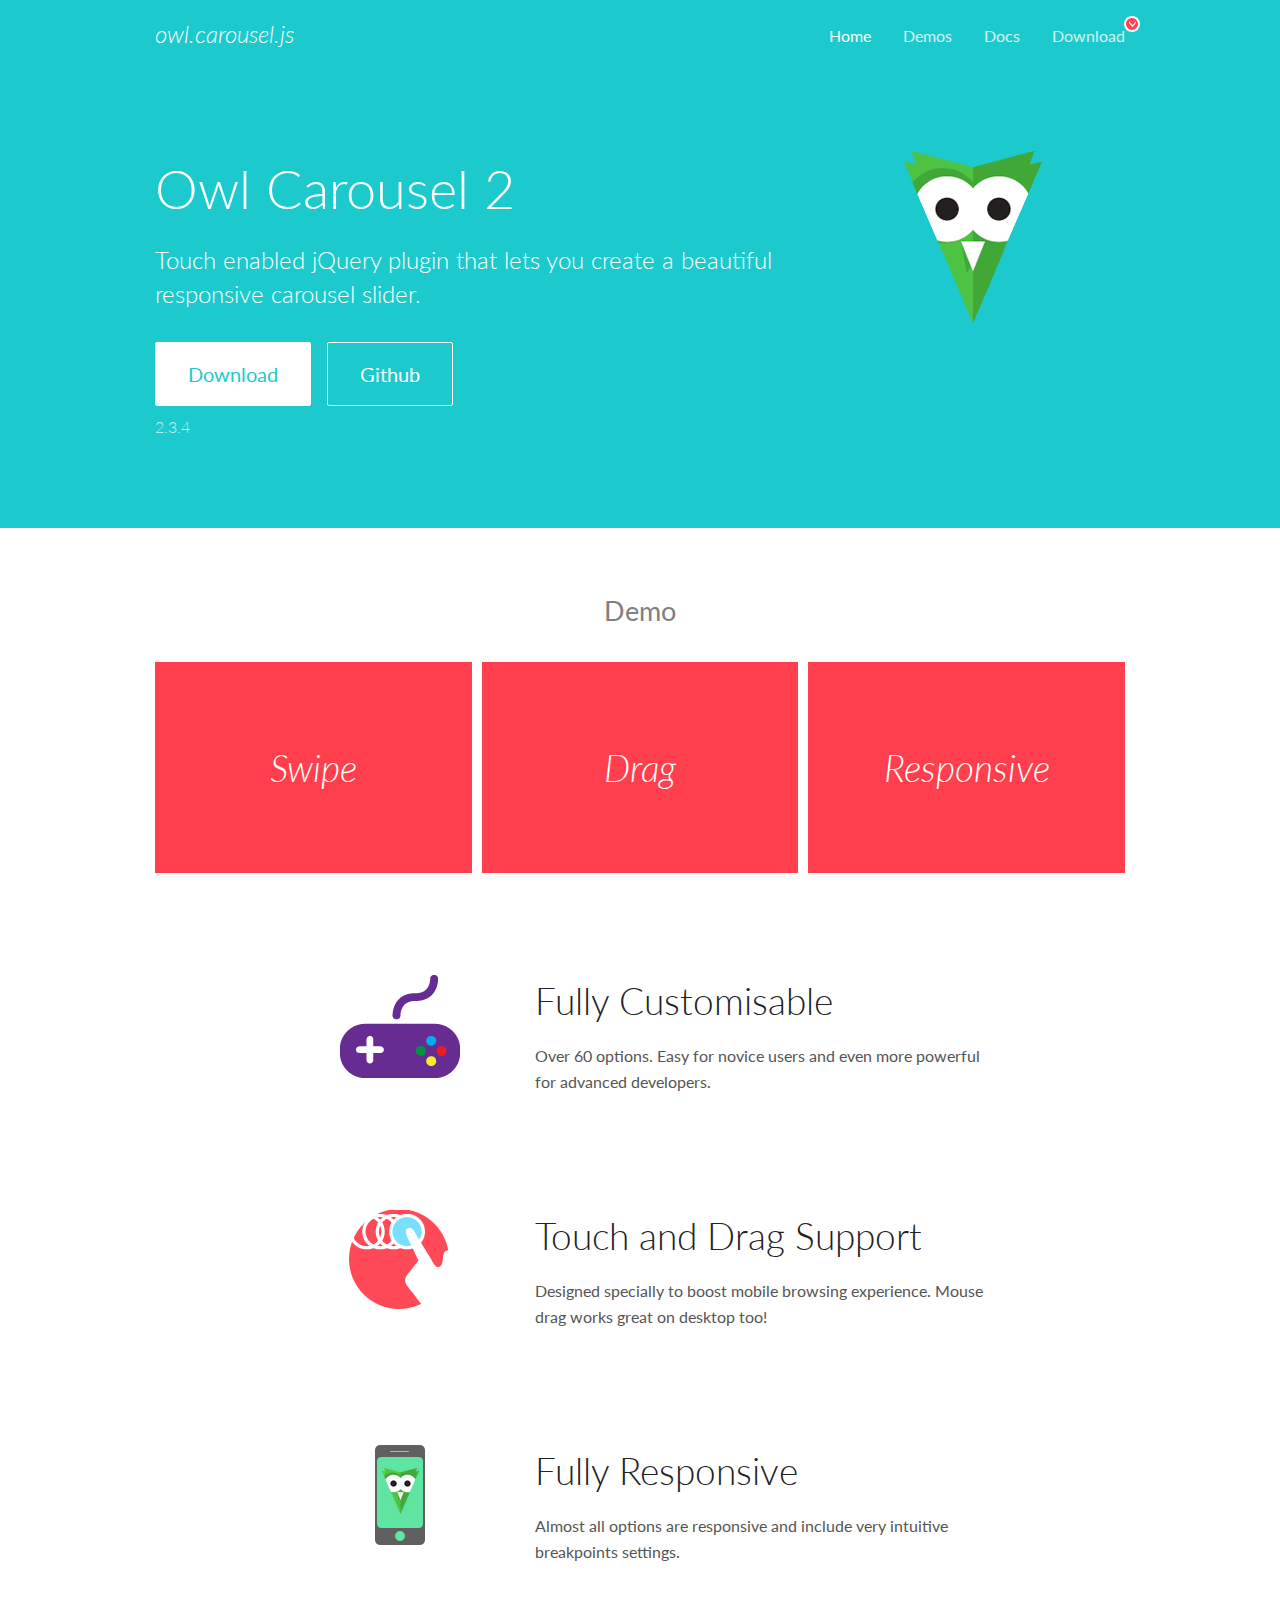
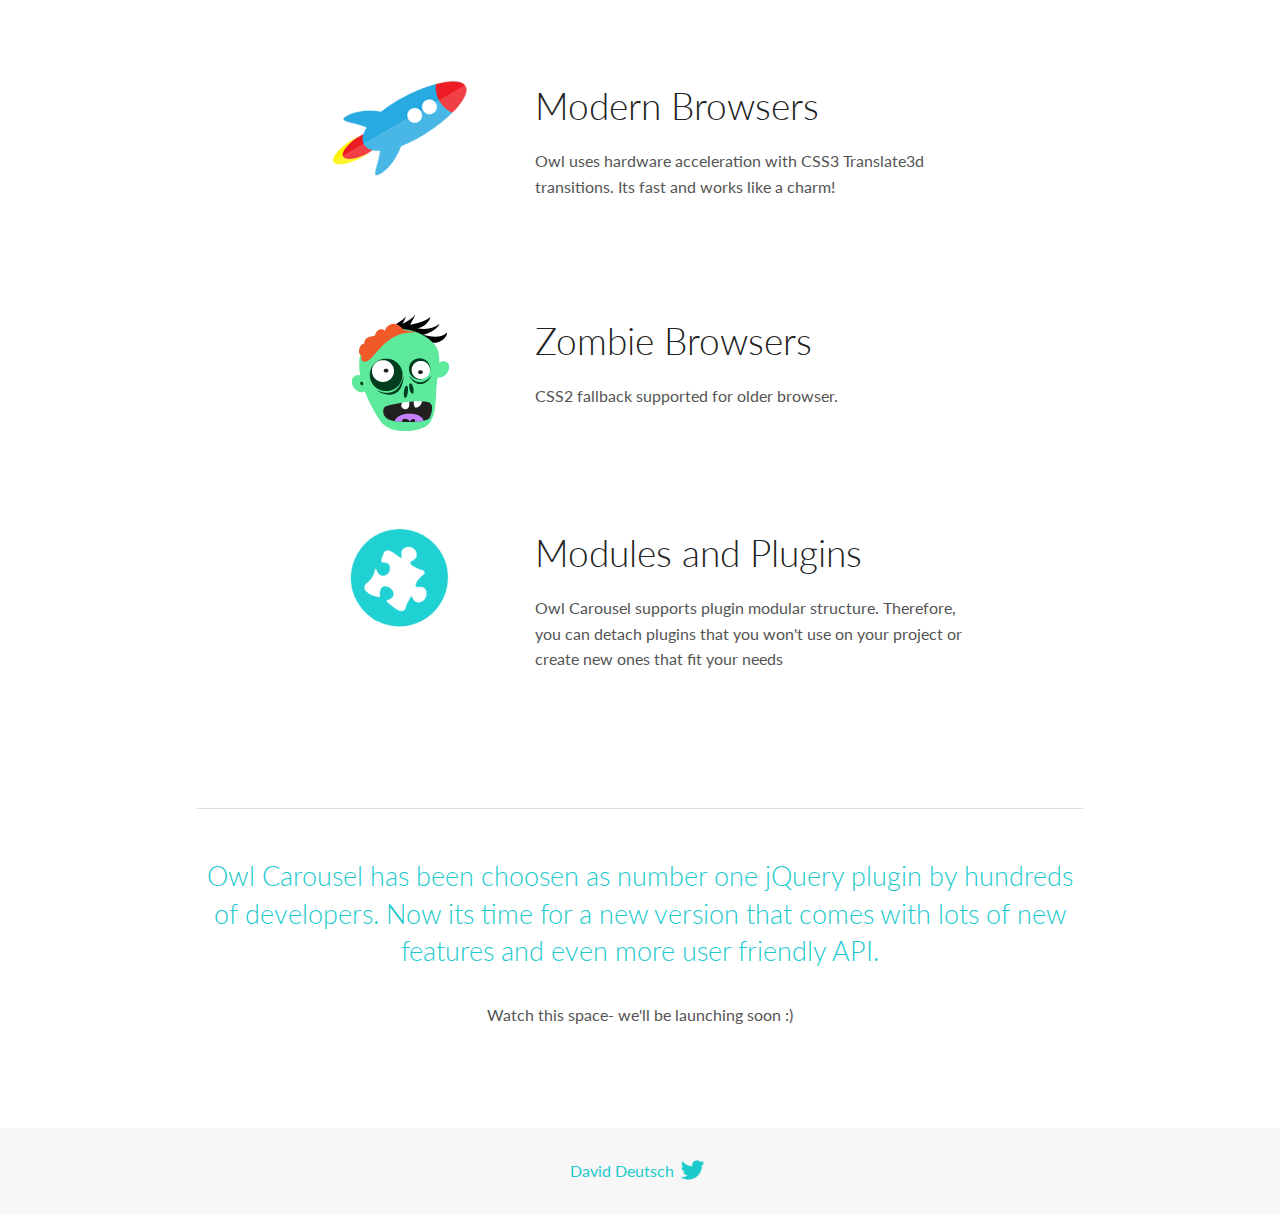
<file: owl/docs/index.html>
<!DOCTYPE html>
<html lang="en">
  <head>

    <!-- head -->
    <meta charset="utf-8">
    <meta name="msapplication-tap-highlight" content="no" />
    <meta name="viewport" content="width=device-width, initial-scale=1.0" />
    <meta name="description" content="Touch enabled jQuery plugin that lets you create beautiful responsive carousel slider.">
    <meta name="author" content="David Deutsch">
    <title>
      Home | Owl Carousel | 2.3.4
    </title>

    <!-- Stylesheets -->
    <link href='https://fonts.googleapis.com/css?family=Lato:300,400,700,400italic,300italic' rel='stylesheet' type='text/css'>
    <link rel="stylesheet" href="assets/css/docs.theme.min.css">

    <!-- Owl Stylesheets -->
    <link rel="stylesheet" href="assets/owlcarousel/assets/owl.carousel.min.css">
    <link rel="stylesheet" href="assets/owlcarousel/assets/owl.theme.default.min.css">

    <!-- HTML5 shim and Respond.js IE8 support of HTML5 elements and media queries -->

    <!--[if lt IE 9]>
      <script src="https://oss.maxcdn.com/libs/html5shiv/3.7.0/html5shiv.js"></script>
      <script src="https://oss.maxcdn.com/libs/respond.js/1.3.0/respond.min.js"></script>
    <![endif]-->

    <!-- Favicons -->
    <link rel="apple-touch-icon-precomposed" sizes="144x144" href="assets/ico/apple-touch-icon-144-precomposed.png">
    <link rel="shortcut icon" href="assets/ico/favicon.png">
    <link rel="shortcut icon" href="favicon.ico">

    <!-- Yeah i know js should not be in header. Its required for demos.-->

    <!-- javascript -->
    <script src="assets/vendors/jquery.min.js"></script>
    <script src="assets/owlcarousel/owl.carousel.js"></script>
  </head>
  <body>

    <!-- header -->
    <header class="header">
      <div class="row">
        <div class="large-12 columns">
          <div class="brand left">
            <h3>
              <a href="/OwlCarousel2/">owl.carousel.js</a> 
            </h3>
          </div>
          <a id="toggle-nav" class="right">
            <span></span> <span></span> <span></span> 
          </a> 
          <div class="nav-bar">
            <ul class="clearfix">
              <li class="active">
                <a href="/OwlCarousel2/index.html">Home</a> 
              </li>
              <li> <a href="/OwlCarousel2/demos/demos.html">Demos</a>  </li>
              <li> <a href="/OwlCarousel2/docs/started-welcome.html">Docs</a>  </li>
              <li>
                <a href="https://github.com/OwlCarousel2/OwlCarousel2/archive/2.3.4.zip">Download</a> 
                <span class="download"></span> 
              </li>
            </ul>
          </div>
        </div>
      </div>
    </header>

    <!-- home panel -->
    <section id="hero">
      <div class="row">
        <div class="large-8 medium-8 columns">
          <h1>Owl Carousel 2</h1>
          <h4>Touch enabled jQuery plugin that lets you create a beautiful responsive carousel slider.</h4>
          <a href="https://github.com/OwlCarousel2/OwlCarousel2/archive/2.3.4.zip" class="hero-button">Download</a> 
          <a href="https://github.com/OwlCarousel2/OwlCarousel2" class="hero-button outline">Github</a> 
          <p>2.3.4</p>
        </div>
        <div class="large-4 medium-4 columns">
          <img class="owl-logo" src="assets/img/owl-logo.png" alt="mr. Owl">
        </div>
      </div>
    </section>

    <!-- body -->
    <div class="home-demo">
      <div class="row">
        <div class="large-12 columns">
          <h3>Demo</h3>
          <div class="owl-carousel">
            <div class="item">
              <h2>Swipe</h2>
            </div>
            <div class="item">
              <h2>Drag</h2>
            </div>
            <div class="item">
              <h2>Responsive</h2>
            </div>
            <div class="item">
              <h2>CSS3</h2>
            </div>
            <div class="item">
              <h2>Fast</h2>
            </div>
            <div class="item">
              <h2>Easy</h2>
            </div>
            <div class="item">
              <h2>Free</h2>
            </div>
            <div class="item">
              <h2>Upgradable</h2>
            </div>
            <div class="item">
              <h2>Tons of options</h2>
            </div>
            <div class="item">
              <h2>Infinity</h2>
            </div>
            <div class="item">
              <h2>Auto Width</h2>
            </div>
          </div>
        </div>
      </div>
    </div>
    <script>
      var owl = $('.owl-carousel');
      owl.owlCarousel({
        margin: 10,
        loop: true,
        responsive: {
          0: {
            items: 1
          },
          600: {
            items: 2
          },
          1000: {
            items: 3
          }
        }
      })
    </script>

    <!-- features -->
    <div id="features">
      <div class="row">
        <div class="small-12 medium-9 small-centered columns">
          <section class="row feature">
            <div class="medium-4 small-12 columns">
              <img src="assets/img/feature-options.png" alt="">
            </div>
            <div class="medium-8 small-12 columns">
              <h2>Fully Customisable</h2>
              <p>Over 60 options. Easy for novice users and even more powerful for advanced developers.</p>
            </div>
          </section>
          <section class="row feature">
            <div class="medium-4 small-12 columns">
              <img src="assets/img/feature-drag.png" alt="">
            </div>
            <div class="medium-8 small-12 columns">
              <h2>Touch and Drag Support</h2>
              <p>Designed specially to boost mobile browsing experience. Mouse drag works great on desktop too!</p>
            </div>
          </section>
          <section class="row feature">
            <div class="medium-4 small-12 columns">
              <img src="assets/img/feature-responsive.png" alt="">
            </div>
            <div class="medium-8 small-12 columns">
              <h2>Fully Responsive</h2>
              <p>Almost all options are responsive and include very intuitive breakpoints settings.</p>
            </div>
          </section>
          <section class="row feature">
            <div class="medium-4 small-12 columns">
              <img src="assets/img/feature-modern.png" alt="">
            </div>
            <div class="medium-8 small-12 columns">
              <h2>Modern Browsers</h2>
              <p>Owl uses hardware acceleration with CSS3 Translate3d transitions. Its fast and works like a charm! </p>
            </div>
          </section>
          <section class="row feature">
            <div class="medium-4 small-12 columns">
              <img src="assets/img/feature-zombie.png" alt="">
            </div>
            <div class="medium-8 small-12 columns">
              <h2>Zombie Browsers</h2>
              <p>CSS2 fallback supported for older browser.</p>
            </div>
          </section>
          <section class="row feature">
            <div class="medium-4 small-12 columns">
              <img src="assets/img/feature-module.png" alt="">
            </div>
            <div class="medium-8 small-12 columns">
              <h2>Modules and Plugins</h2>
              <p>Owl Carousel supports plugin modular structure. Therefore, you can detach plugins that you won&#x27;t use on your project or create new ones that fit your needs</p>
            </div>
          </section>
        </div>
      </div>
    </div>

    <!-- footer -->
    <section id="teaser-text">
      <div class="row">
        <div class="small-12 medium-11 small-centered columns">
          <hr>
          <h3 id="owl-carousel-has-been-choosen-as-number-one-jquery-plugin-by-hundreds-of-developers-now-its-time-for-a-new-version-that-comes-with-lots-of-new-features-and-even-more-user-friendly-api-">Owl Carousel has been choosen as number one jQuery plugin by hundreds of developers. Now its time for a new version that comes with lots of new features and even more user friendly API.</h3>
          <p>Watch this space- we&#39;ll be launching soon :)</p>
        </div>
      </div>
    </section>

    <!-- footer -->
    <footer class="footer">
      <div class="row">
        <div class="large-12 columns">
          <h5>
            <a href="/OwlCarousel2/docs/support-contact.html">David Deutsch</a> 
            <a id="custom-tweet-button" href="https://twitter.com/share?url=https://github.com/OwlCarousel2/OwlCarousel2&text=Owl Carousel - This is so awesome! " target="_blank"></a> 
          </h5>
        </div>
      </div>
    </footer>

    <!-- vendors -->
    <script src="assets/vendors/highlight.js"></script>
    <script src="assets/js/app.js"></script>
  </body>
</html>
</file>
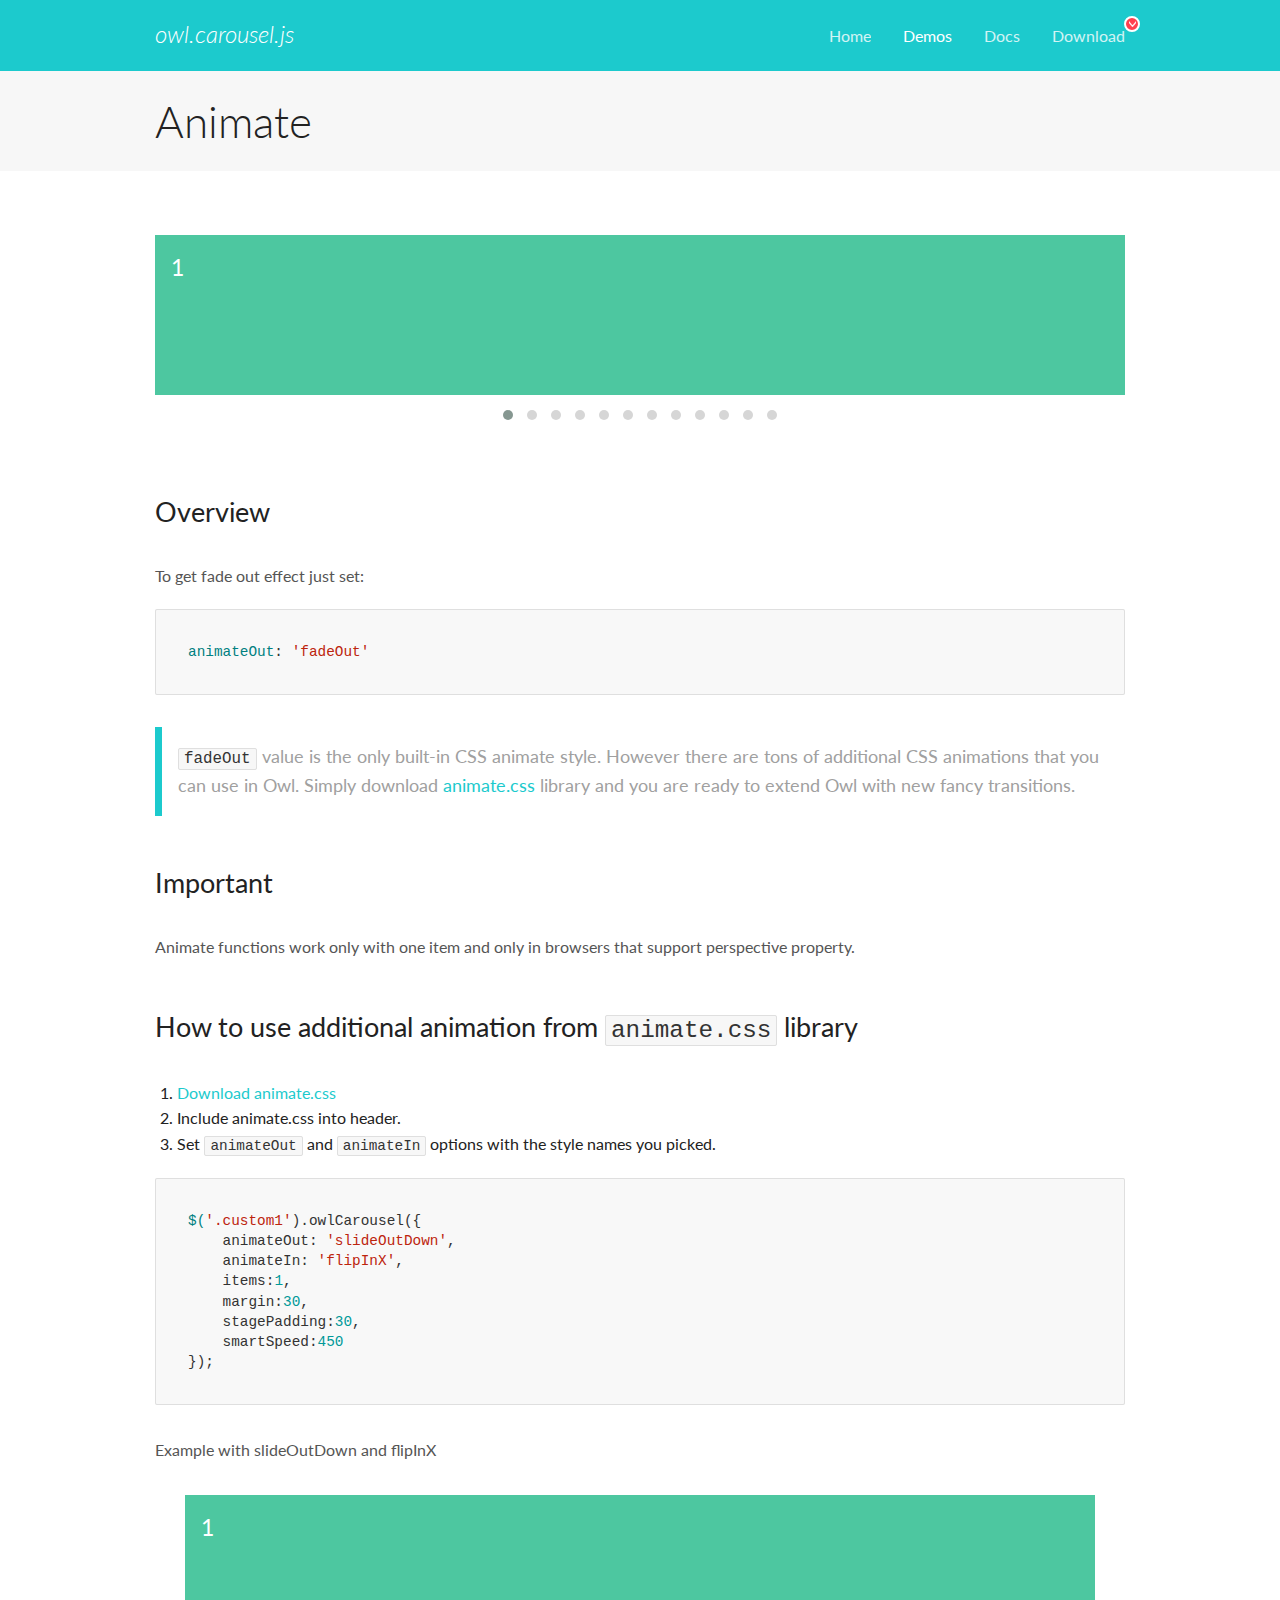
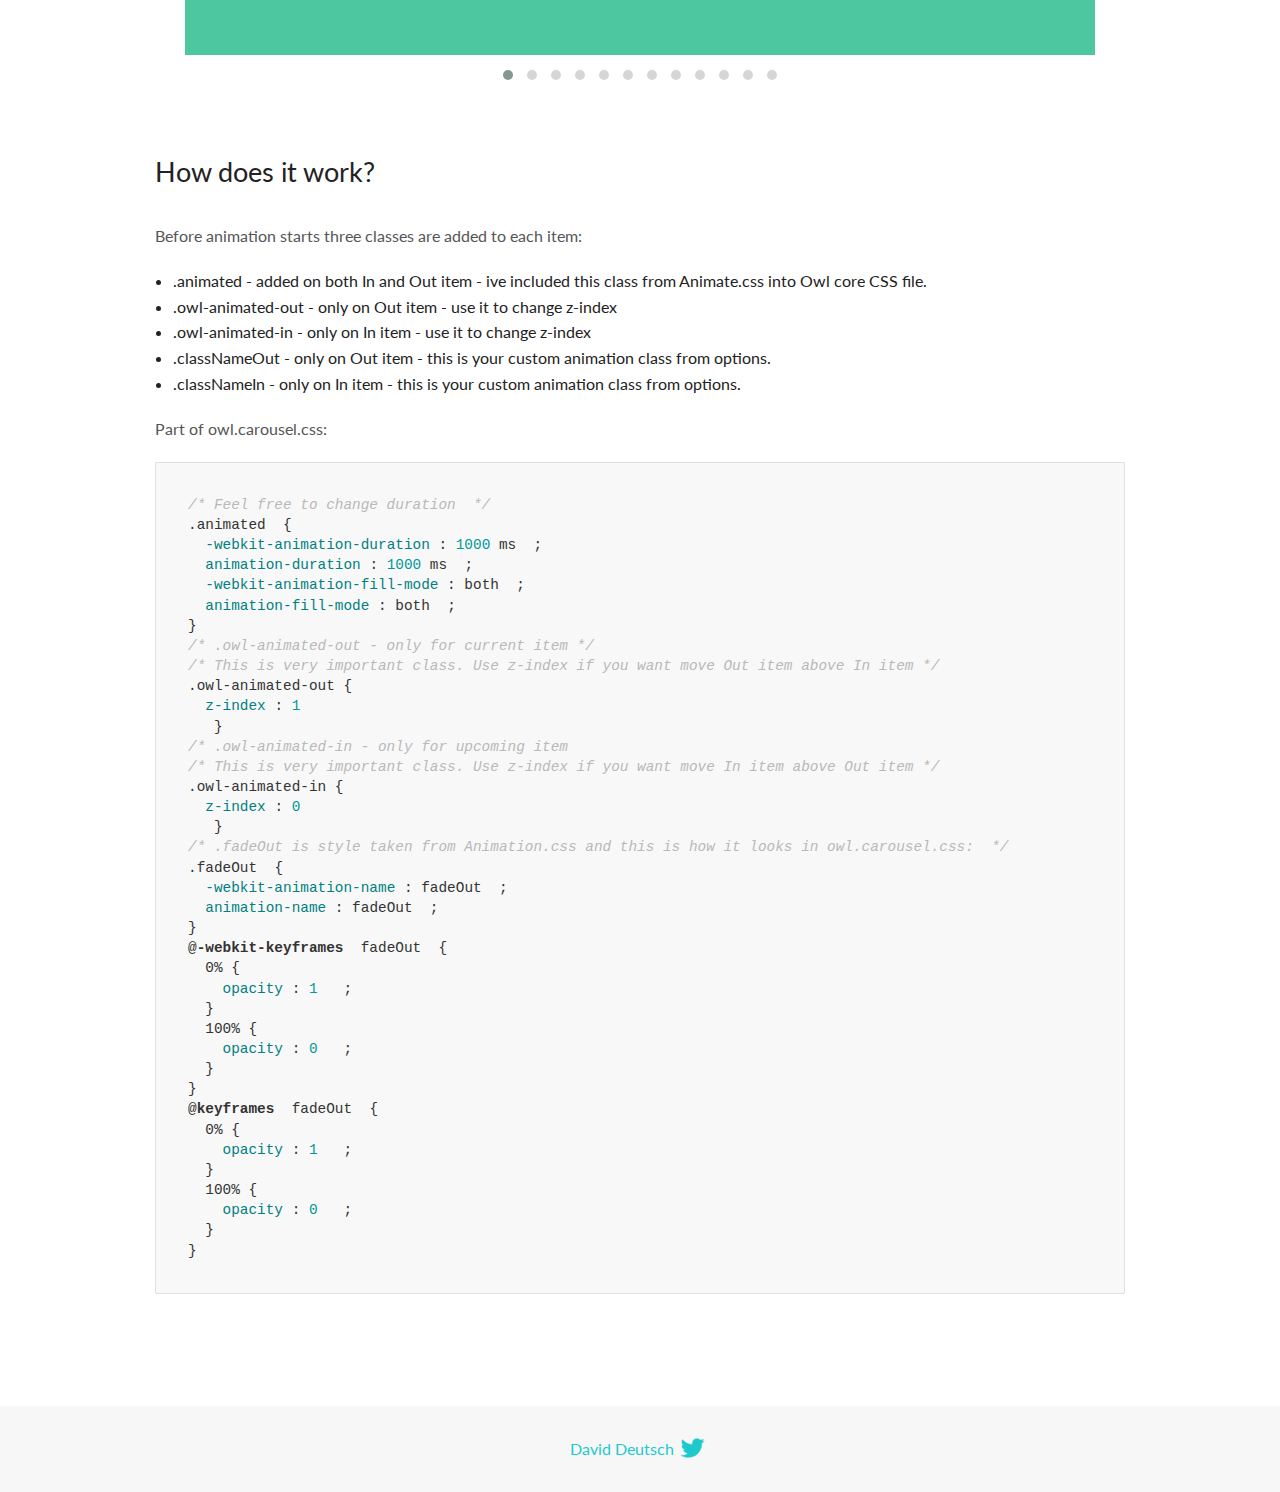
<file: owl/docs/demos/animate.html>
<!DOCTYPE html>
<html lang="en">
  <head>

    <!-- head -->
    <meta charset="utf-8">
    <meta name="msapplication-tap-highlight" content="no" />
    <meta name="viewport" content="width=device-width, initial-scale=1.0" />
    <meta name="description" content="Animate carousel">
    <meta name="author" content="David Deutsch">
    <title>
      Animate Demo | Owl Carousel | 2.3.4
    </title>

    <!-- Stylesheets -->
    <link href='https://fonts.googleapis.com/css?family=Lato:300,400,700,400italic,300italic' rel='stylesheet' type='text/css'>
    <link rel="stylesheet" href="../assets/css/docs.theme.min.css">

    <!-- Owl Stylesheets -->
    <link rel="stylesheet" href="../assets/owlcarousel/assets/owl.carousel.min.css">
    <link rel="stylesheet" href="../assets/owlcarousel/assets/owl.theme.default.min.css">

    <!-- HTML5 shim and Respond.js IE8 support of HTML5 elements and media queries -->

    <!--[if lt IE 9]>
      <script src="https://oss.maxcdn.com/libs/html5shiv/3.7.0/html5shiv.js"></script>
      <script src="https://oss.maxcdn.com/libs/respond.js/1.3.0/respond.min.js"></script>
    <![endif]-->

    <!-- Favicons -->
    <link rel="apple-touch-icon-precomposed" sizes="144x144" href="../assets/ico/apple-touch-icon-144-precomposed.png">
    <link rel="shortcut icon" href="../assets/ico/favicon.png">
    <link rel="shortcut icon" href="favicon.ico">

    <!-- Yeah i know js should not be in header. Its required for demos.-->

    <!-- javascript -->
    <script src="../assets/vendors/jquery.min.js"></script>
    <script src="../assets/owlcarousel/owl.carousel.js"></script>
  </head>
  <body>

    <!-- header -->
    <header class="header">
      <div class="row">
        <div class="large-12 columns">
          <div class="brand left">
            <h3>
              <a href="/OwlCarousel2/">owl.carousel.js</a> 
            </h3>
          </div>
          <a id="toggle-nav" class="right">
            <span></span> <span></span> <span></span> 
          </a> 
          <div class="nav-bar">
            <ul class="clearfix">
              <li> <a href="/OwlCarousel2/index.html">Home</a>  </li>
              <li class="active">
                <a href="/OwlCarousel2/demos/demos.html">Demos</a> 
              </li>
              <li> <a href="/OwlCarousel2/docs/started-welcome.html">Docs</a>  </li>
              <li>
                <a href="https://github.com/OwlCarousel2/OwlCarousel2/archive/2.3.4.zip">Download</a> 
                <span class="download"></span> 
              </li>
            </ul>
          </div>
        </div>
      </div>
    </header>

    <!-- title -->
    <section class="title">
      <div class="row">
        <div class="large-12 columns">
          <h1>Animate</h1>
        </div>
      </div>
    </section>

    <!--  Demos -->
    <section id="demos">
      <div class="row">
        <div class="large-12 columns">
          <div class="fadeOut owl-carousel owl-theme">
            <div class="item">
              <h4>1</h4>
            </div>
            <div class="item">
              <h4>2</h4>
            </div>
            <div class="item">
              <h4>3</h4>
            </div>
            <div class="item">
              <h4>4</h4>
            </div>
            <div class="item">
              <h4>5</h4>
            </div>
            <div class="item">
              <h4>6</h4>
            </div>
            <div class="item">
              <h4>7</h4>
            </div>
            <div class="item">
              <h4>8</h4>
            </div>
            <div class="item">
              <h4>9</h4>
            </div>
            <div class="item">
              <h4>10</h4>
            </div>
            <div class="item">
              <h4>11</h4>
            </div>
            <div class="item">
              <h4>12</h4>
            </div>
          </div>
          <h3 id="overview">Overview</h3>
          <p>To get fade out effect just set:</p>
          <pre><code>animateOut: &#39;fadeOut&#39;</code></pre>
          <blockquote>
            <p><code>fadeOut</code> value is the only built-in CSS animate style. However there are tons of additional CSS animations that you can use in Owl. Simply download
              <a href="https://daneden.github.io/animate.css/">animate.css</a>  library and you are ready to extend Owl with new fancy transitions.</p>
          </blockquote>
          <h3 id="important">Important</h3>
          <p>Animate functions work only with one item and only in browsers that support perspective property.</p>
          <h3 id="how-to-use-additional-animation-from-animate-css-library">How to use additional animation from <code>animate.css</code> library</h3>
          <ol>
            <li> <a href="https://daneden.github.io/animate.css/">Download animate.css</a>  </li>
            <li>Include animate.css into header.</li>
            <li>Set <code>animateOut</code> and <code>animateIn</code> options with the style names you picked.</li>
          </ol>
          <pre><code>$(&#39;.custom1&#39;).owlCarousel({
    animateOut: &#39;slideOutDown&#39;,
    animateIn: &#39;flipInX&#39;,
    items:1,
    margin:30,
    stagePadding:30,
    smartSpeed:450
});</code></pre>
          <p>Example with slideOutDown and flipInX</p>
          <div class="custom1 owl-carousel owl-theme">
            <div class="item">
              <h4>1</h4>
            </div>
            <div class="item">
              <h4>2</h4>
            </div>
            <div class="item">
              <h4>3</h4>
            </div>
            <div class="item">
              <h4>4</h4>
            </div>
            <div class="item">
              <h4>5</h4>
            </div>
            <div class="item">
              <h4>6</h4>
            </div>
            <div class="item">
              <h4>7</h4>
            </div>
            <div class="item">
              <h4>8</h4>
            </div>
            <div class="item">
              <h4>9</h4>
            </div>
            <div class="item">
              <h4>10</h4>
            </div>
            <div class="item">
              <h4>11</h4>
            </div>
            <div class="item">
              <h4>12</h4>
            </div>
          </div>
          <h3 id="how-does-it-work-">How does it work?</h3>
          <p>Before animation starts three classes are added to each item:</p>
          <ul>
            <li>.animated - added on both In and Out item - ive included this class from Animate.css into Owl core CSS file.</li>
            <li>.owl-animated-out - only on Out item - use it to change z-index</li>
            <li>.owl-animated-in - only on In item - use it to change z-index</li>
            <li>.classNameOut - only on Out item - this is your custom animation class from options.</li>
            <li>.classNameIn - only on In item - this is your custom animation class from options.</li>
          </ul>
          <p>Part of owl.carousel.css:</p>
          <pre><code class="language-css"><span class="comment">/* Feel free to change duration  */</span> 
<span class="class">.animated</span>  <span class="rules">{
  <span class="rule"><span class="attribute">-webkit-animation-duration</span> :<span class="value"> <span class="number">1000</span> ms</span> </span> ;
  <span class="rule"><span class="attribute">animation-duration</span> :<span class="value"> <span class="number">1000</span> ms</span> </span> ;
  <span class="rule"><span class="attribute">-webkit-animation-fill-mode</span> :<span class="value"> both</span> </span> ;
  <span class="rule"><span class="attribute">animation-fill-mode</span> :<span class="value"> both</span> </span> ;
<span class="rule">}</span> </span> 
<span class="comment">/* .owl-animated-out - only for current item */</span> 
<span class="comment">/* This is very important class. Use z-index if you want move Out item above In item */</span> 
<span class="class">.owl-animated-out</span> <span class="rules">{
  <span class="rule"><span class="attribute">z-index</span> :<span class="value"> <span class="number">1</span> 
</span> </span> </span> }
<span class="comment">/* .owl-animated-in - only for upcoming item
/* This is very important class. Use z-index if you want move In item above Out item */</span> 
<span class="class">.owl-animated-in</span> <span class="rules">{
  <span class="rule"><span class="attribute">z-index</span> :<span class="value"> <span class="number">0</span> 
</span> </span> </span> }
<span class="comment">/* .fadeOut is style taken from Animation.css and this is how it looks in owl.carousel.css:  */</span> 
<span class="class">.fadeOut</span>  <span class="rules">{
  <span class="rule"><span class="attribute">-webkit-animation-name</span> :<span class="value"> fadeOut</span> </span> ;
  <span class="rule"><span class="attribute">animation-name</span> :<span class="value"> fadeOut</span> </span> ;
<span class="rule">}</span> </span> 
<span class="at_rule">@<span class="keyword">-webkit-keyframes</span>  fadeOut </span> {
  0% <span class="rules">{
    <span class="rule"><span class="attribute">opacity</span> :<span class="value"> <span class="number">1</span> </span> </span> ;
  <span class="rule">}</span> </span> 
  100% <span class="rules">{
    <span class="rule"><span class="attribute">opacity</span> :<span class="value"> <span class="number">0</span> </span> </span> ;
  <span class="rule">}</span> </span> 
}
<span class="at_rule">@<span class="keyword">keyframes</span>  fadeOut </span> {
  0% <span class="rules">{
    <span class="rule"><span class="attribute">opacity</span> :<span class="value"> <span class="number">1</span> </span> </span> ;
  <span class="rule">}</span> </span> 
  100% <span class="rules">{
    <span class="rule"><span class="attribute">opacity</span> :<span class="value"> <span class="number">0</span> </span> </span> ;
  <span class="rule">}</span> </span> 
}</code></pre>
          <link rel="stylesheet" href="../assets/css/animate.css">
          <script>
            jQuery(document).ready(function($) {
              $('.fadeOut').owlCarousel({
                items: 1,
                animateOut: 'fadeOut',
                loop: true,
                margin: 10,
              });
              $('.custom1').owlCarousel({
                animateOut: 'slideOutDown',
                animateIn: 'flipInX',
                items: 1,
                margin: 30,
                stagePadding: 30,
                smartSpeed: 450
              });
            });
          </script>
        </div>
      </div>
    </section>

    <!-- footer -->
    <footer class="footer">
      <div class="row">
        <div class="large-12 columns">
          <h5>
            <a href="/OwlCarousel2/docs/support-contact.html">David Deutsch</a> 
            <a id="custom-tweet-button" href="https://twitter.com/share?url=https://github.com/OwlCarousel2/OwlCarousel2&text=Owl Carousel - This is so awesome! " target="_blank"></a> 
          </h5>
        </div>
      </div>
    </footer>

    <!-- vendors -->
    <script src="../assets/vendors/highlight.js"></script>
    <script src="../assets/js/app.js"></script>
  </body>
</html>
</file>
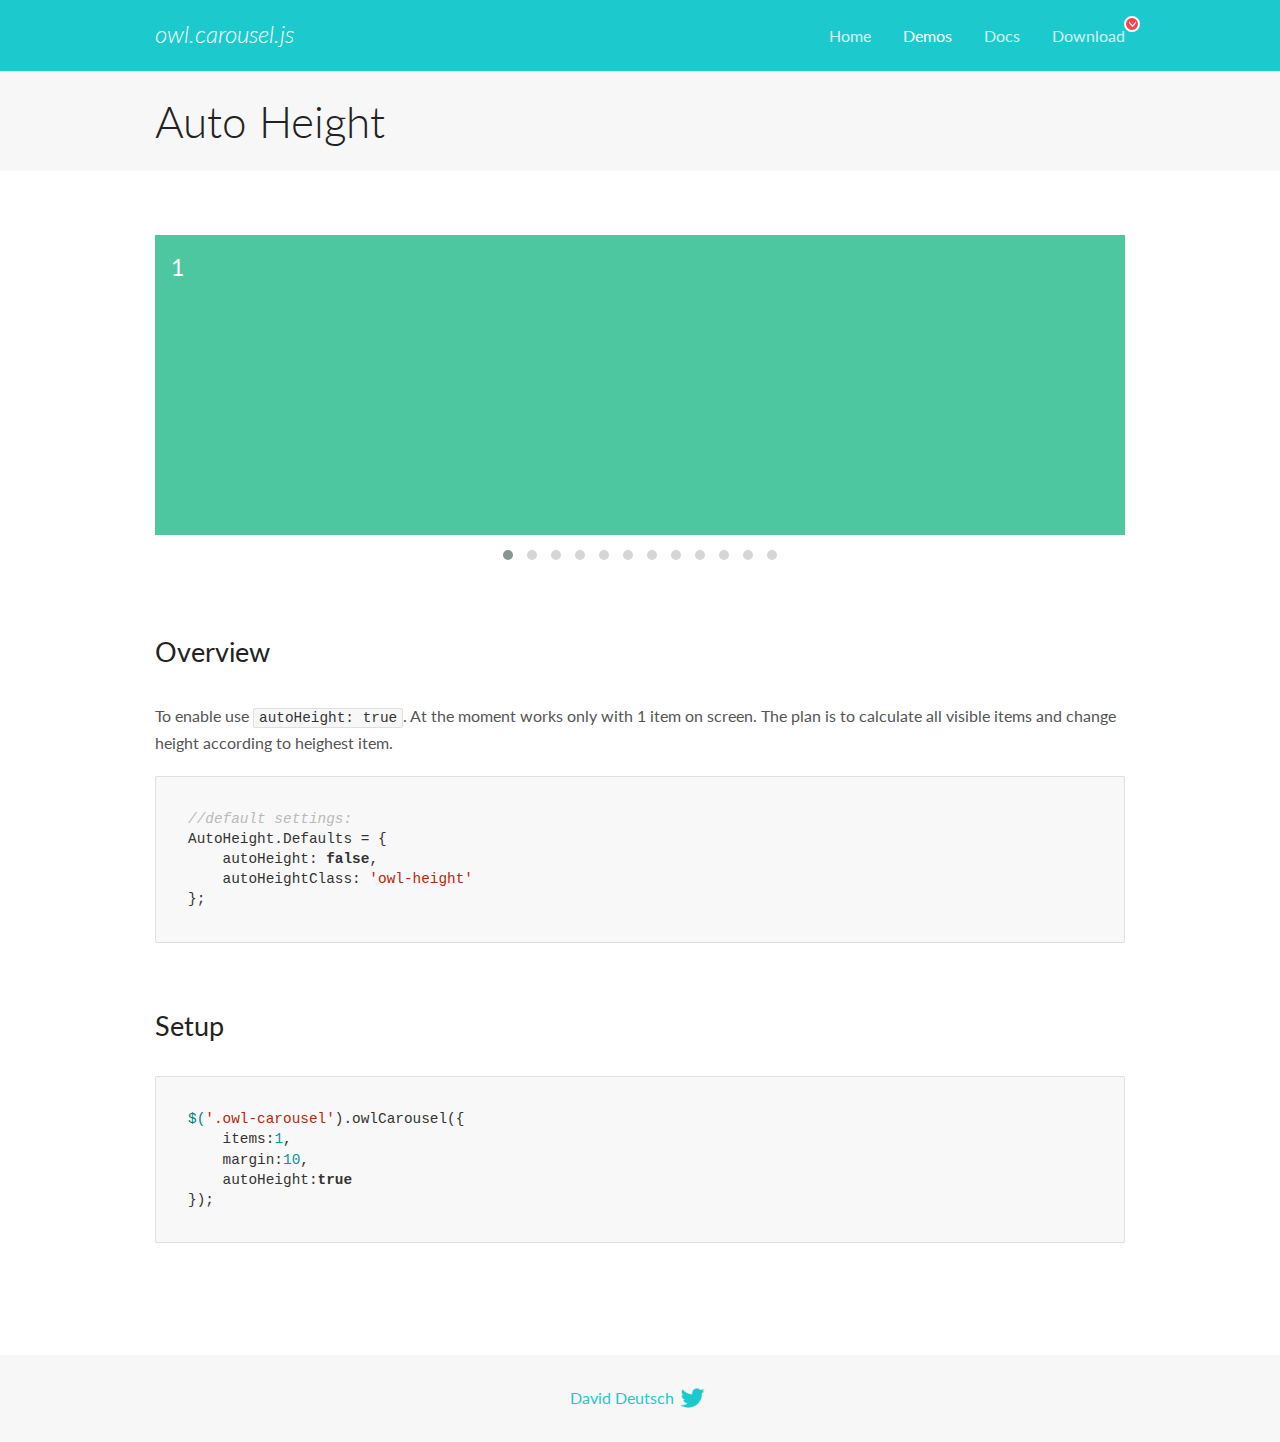
<file: owl/docs/demos/autoheight.html>
<!DOCTYPE html>
<html lang="en">
  <head>

    <!-- head -->
    <meta charset="utf-8">
    <meta name="msapplication-tap-highlight" content="no" />
    <meta name="viewport" content="width=device-width, initial-scale=1.0" />
    <meta name="description" content="autoHeight usage demo">
    <meta name="author" content="David Deutsch">
    <title>
      Auto Height Demo | Owl Carousel | 2.3.4
    </title>

    <!-- Stylesheets -->
    <link href='https://fonts.googleapis.com/css?family=Lato:300,400,700,400italic,300italic' rel='stylesheet' type='text/css'>
    <link rel="stylesheet" href="../assets/css/docs.theme.min.css">

    <!-- Owl Stylesheets -->
    <link rel="stylesheet" href="../assets/owlcarousel/assets/owl.carousel.min.css">
    <link rel="stylesheet" href="../assets/owlcarousel/assets/owl.theme.default.min.css">

    <!-- HTML5 shim and Respond.js IE8 support of HTML5 elements and media queries -->

    <!--[if lt IE 9]>
      <script src="https://oss.maxcdn.com/libs/html5shiv/3.7.0/html5shiv.js"></script>
      <script src="https://oss.maxcdn.com/libs/respond.js/1.3.0/respond.min.js"></script>
    <![endif]-->

    <!-- Favicons -->
    <link rel="apple-touch-icon-precomposed" sizes="144x144" href="../assets/ico/apple-touch-icon-144-precomposed.png">
    <link rel="shortcut icon" href="../assets/ico/favicon.png">
    <link rel="shortcut icon" href="favicon.ico">

    <!-- Yeah i know js should not be in header. Its required for demos.-->

    <!-- javascript -->
    <script src="../assets/vendors/jquery.min.js"></script>
    <script src="../assets/owlcarousel/owl.carousel.js"></script>
  </head>
  <body>

    <!-- header -->
    <header class="header">
      <div class="row">
        <div class="large-12 columns">
          <div class="brand left">
            <h3>
              <a href="/OwlCarousel2/">owl.carousel.js</a> 
            </h3>
          </div>
          <a id="toggle-nav" class="right">
            <span></span> <span></span> <span></span> 
          </a> 
          <div class="nav-bar">
            <ul class="clearfix">
              <li> <a href="/OwlCarousel2/index.html">Home</a>  </li>
              <li class="active">
                <a href="/OwlCarousel2/demos/demos.html">Demos</a> 
              </li>
              <li> <a href="/OwlCarousel2/docs/started-welcome.html">Docs</a>  </li>
              <li>
                <a href="https://github.com/OwlCarousel2/OwlCarousel2/archive/2.3.4.zip">Download</a> 
                <span class="download"></span> 
              </li>
            </ul>
          </div>
        </div>
      </div>
    </header>

    <!-- title -->
    <section class="title">
      <div class="row">
        <div class="large-12 columns">
          <h1>Auto Height</h1>
        </div>
      </div>
    </section>

    <!--  Demos -->
    <section id="demos">
      <div class="row">
        <div class="large-12 columns">
          <div class="owl-carousel owl-theme">
            <div class="item" style="height:300px">
              <h4>1</h4>
            </div>
            <div class="item" style="height:100px">
              <h4>2</h4>
            </div>
            <div class="item" style="height:500px">
              <h4>3</h4>
            </div>
            <div class="item" style="height:250px">
              <h4>4</h4>
            </div>
            <div class="item" style="height:400px">
              <h4>5</h4>
            </div>
            <div class="item" style="height:500px">
              <h4>6</h4>
            </div>
            <div class="item" style="height:600px">
              <h4>7</h4>
            </div>
            <div class="item" style="height:400px">
              <h4>8</h4>
            </div>
            <div class="item" style="height:300px">
              <h4>9</h4>
            </div>
            <div class="item" style="height:350px">
              <h4>10</h4>
            </div>
            <div class="item" style="height:200px">
              <h4>11</h4>
            </div>
            <div class="item" style="height:150px">
              <h4>12</h4>
            </div>
          </div>
          <h3 id="overview">Overview</h3>
          <p>To enable use <code>autoHeight: true</code>. At the moment works only with 1 item on screen. The plan is to calculate all visible items and change height according to heighest item.</p>
          <pre><code>//default settings:
AutoHeight.Defaults = {
    autoHeight: false,
    autoHeightClass: &#39;owl-height&#39;
};</code></pre>
          <h3 id="setup">Setup</h3>
          <pre><code>$(&#39;.owl-carousel&#39;).owlCarousel({
    items:1,
    margin:10,
    autoHeight:true
});</code></pre>
          <script>
            $(document).ready(function() {
              $('.owl-carousel').owlCarousel({
                items: 1,
                margin: 10,
                autoHeight: true
              });
            })
          </script>
        </div>
      </div>
    </section>

    <!-- footer -->
    <footer class="footer">
      <div class="row">
        <div class="large-12 columns">
          <h5>
            <a href="/OwlCarousel2/docs/support-contact.html">David Deutsch</a> 
            <a id="custom-tweet-button" href="https://twitter.com/share?url=https://github.com/OwlCarousel2/OwlCarousel2&text=Owl Carousel - This is so awesome! " target="_blank"></a> 
          </h5>
        </div>
      </div>
    </footer>

    <!-- vendors -->
    <script src="../assets/vendors/highlight.js"></script>
    <script src="../assets/js/app.js"></script>
  </body>
</html>
</file>
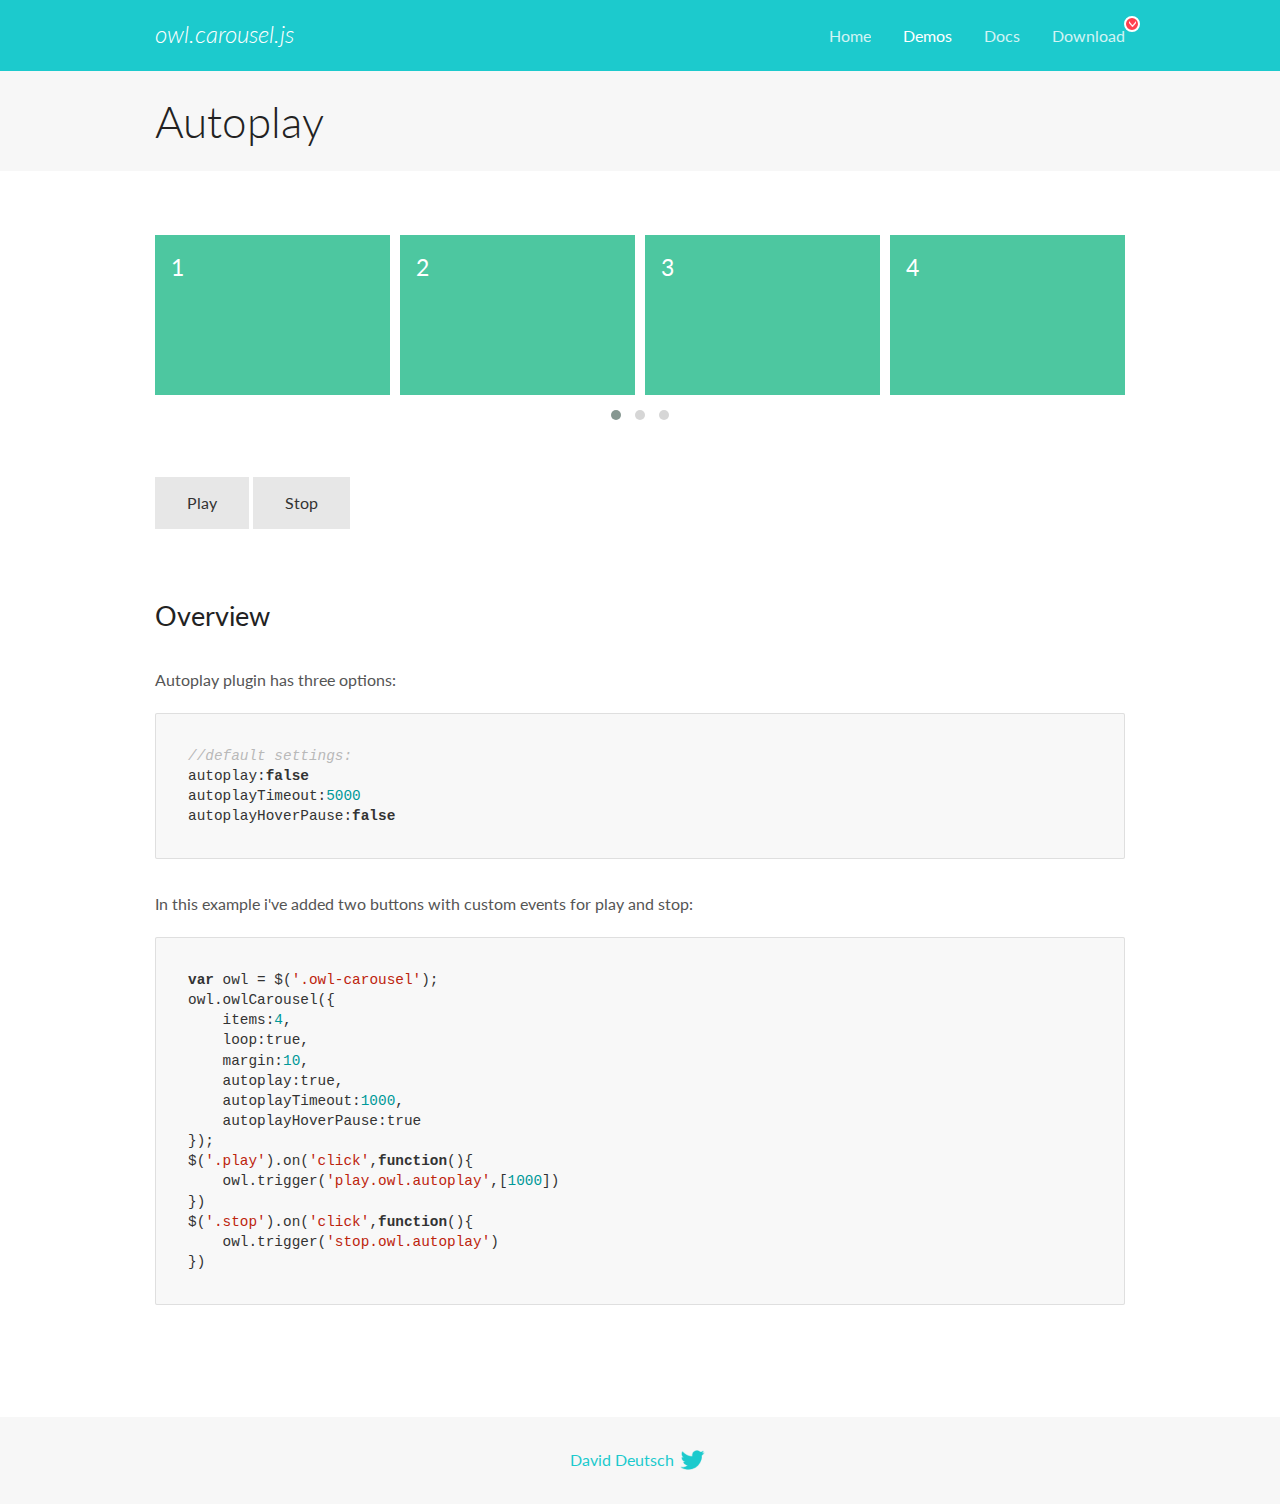
<file: owl/docs/demos/autoplay.html>
<!DOCTYPE html>
<html lang="en">
  <head>

    <!-- head -->
    <meta charset="utf-8">
    <meta name="msapplication-tap-highlight" content="no" />
    <meta name="viewport" content="width=device-width, initial-scale=1.0" />
    <meta name="description" content="Autoplay usage demo">
    <meta name="author" content="David Deutsch">
    <title>
      Autoplay Demo | Owl Carousel | 2.3.4
    </title>

    <!-- Stylesheets -->
    <link href='https://fonts.googleapis.com/css?family=Lato:300,400,700,400italic,300italic' rel='stylesheet' type='text/css'>
    <link rel="stylesheet" href="../assets/css/docs.theme.min.css">

    <!-- Owl Stylesheets -->
    <link rel="stylesheet" href="../assets/owlcarousel/assets/owl.carousel.min.css">
    <link rel="stylesheet" href="../assets/owlcarousel/assets/owl.theme.default.min.css">

    <!-- HTML5 shim and Respond.js IE8 support of HTML5 elements and media queries -->

    <!--[if lt IE 9]>
      <script src="https://oss.maxcdn.com/libs/html5shiv/3.7.0/html5shiv.js"></script>
      <script src="https://oss.maxcdn.com/libs/respond.js/1.3.0/respond.min.js"></script>
    <![endif]-->

    <!-- Favicons -->
    <link rel="apple-touch-icon-precomposed" sizes="144x144" href="../assets/ico/apple-touch-icon-144-precomposed.png">
    <link rel="shortcut icon" href="../assets/ico/favicon.png">
    <link rel="shortcut icon" href="favicon.ico">

    <!-- Yeah i know js should not be in header. Its required for demos.-->

    <!-- javascript -->
    <script src="../assets/vendors/jquery.min.js"></script>
    <script src="../assets/owlcarousel/owl.carousel.js"></script>
  </head>
  <body>

    <!-- header -->
    <header class="header">
      <div class="row">
        <div class="large-12 columns">
          <div class="brand left">
            <h3>
              <a href="/OwlCarousel2/">owl.carousel.js</a> 
            </h3>
          </div>
          <a id="toggle-nav" class="right">
            <span></span> <span></span> <span></span> 
          </a> 
          <div class="nav-bar">
            <ul class="clearfix">
              <li> <a href="/OwlCarousel2/index.html">Home</a>  </li>
              <li class="active">
                <a href="/OwlCarousel2/demos/demos.html">Demos</a> 
              </li>
              <li> <a href="/OwlCarousel2/docs/started-welcome.html">Docs</a>  </li>
              <li>
                <a href="https://github.com/OwlCarousel2/OwlCarousel2/archive/2.3.4.zip">Download</a> 
                <span class="download"></span> 
              </li>
            </ul>
          </div>
        </div>
      </div>
    </header>

    <!-- title -->
    <section class="title">
      <div class="row">
        <div class="large-12 columns">
          <h1>Autoplay</h1>
        </div>
      </div>
    </section>

    <!--  Demos -->
    <section id="demos">
      <div class="row">
        <div class="large-12 columns">
          <div class="owl-carousel owl-theme">
            <div class="item">
              <h4>1</h4>
            </div>
            <div class="item">
              <h4>2</h4>
            </div>
            <div class="item">
              <h4>3</h4>
            </div>
            <div class="item">
              <h4>4</h4>
            </div>
            <div class="item">
              <h4>5</h4>
            </div>
            <div class="item">
              <h4>6</h4>
            </div>
            <div class="item">
              <h4>7</h4>
            </div>
            <div class="item">
              <h4>8</h4>
            </div>
            <div class="item">
              <h4>9</h4>
            </div>
            <div class="item">
              <h4>10</h4>
            </div>
            <div class="item">
              <h4>11</h4>
            </div>
            <div class="item">
              <h4>12</h4>
            </div>
          </div>
          <a class="button secondary play">Play</a> 
          <a class="button secondary stop">Stop</a> 
          <h3 id="overview">Overview</h3>
          <p>Autoplay plugin has three options:</p>
          <pre><code>//default settings:
autoplay:false
autoplayTimeout:5000
autoplayHoverPause:false</code></pre>
          <p>In this example i&#39;ve added two buttons with custom events for play and stop:</p>
          <pre><code>var owl = $(&#39;.owl-carousel&#39;);
owl.owlCarousel({
    items:4,
    loop:true,
    margin:10,
    autoplay:true,
    autoplayTimeout:1000,
    autoplayHoverPause:true
});
$(&#39;.play&#39;).on(&#39;click&#39;,function(){
    owl.trigger(&#39;play.owl.autoplay&#39;,[1000])
})
$(&#39;.stop&#39;).on(&#39;click&#39;,function(){
    owl.trigger(&#39;stop.owl.autoplay&#39;)
})</code></pre>
          <script>
            $(document).ready(function() {
              var owl = $('.owl-carousel');
              owl.owlCarousel({
                items: 4,
                loop: true,
                margin: 10,
                autoplay: true,
                autoplayTimeout: 1000,
                autoplayHoverPause: true
              });
              $('.play').on('click', function() {
                owl.trigger('play.owl.autoplay', [1000])
              })
              $('.stop').on('click', function() {
                owl.trigger('stop.owl.autoplay')
              })
            })
          </script>
        </div>
      </div>
    </section>

    <!-- footer -->
    <footer class="footer">
      <div class="row">
        <div class="large-12 columns">
          <h5>
            <a href="/OwlCarousel2/docs/support-contact.html">David Deutsch</a> 
            <a id="custom-tweet-button" href="https://twitter.com/share?url=https://github.com/OwlCarousel2/OwlCarousel2&text=Owl Carousel - This is so awesome! " target="_blank"></a> 
          </h5>
        </div>
      </div>
    </footer>

    <!-- vendors -->
    <script src="../assets/vendors/highlight.js"></script>
    <script src="../assets/js/app.js"></script>
  </body>
</html>
</file>
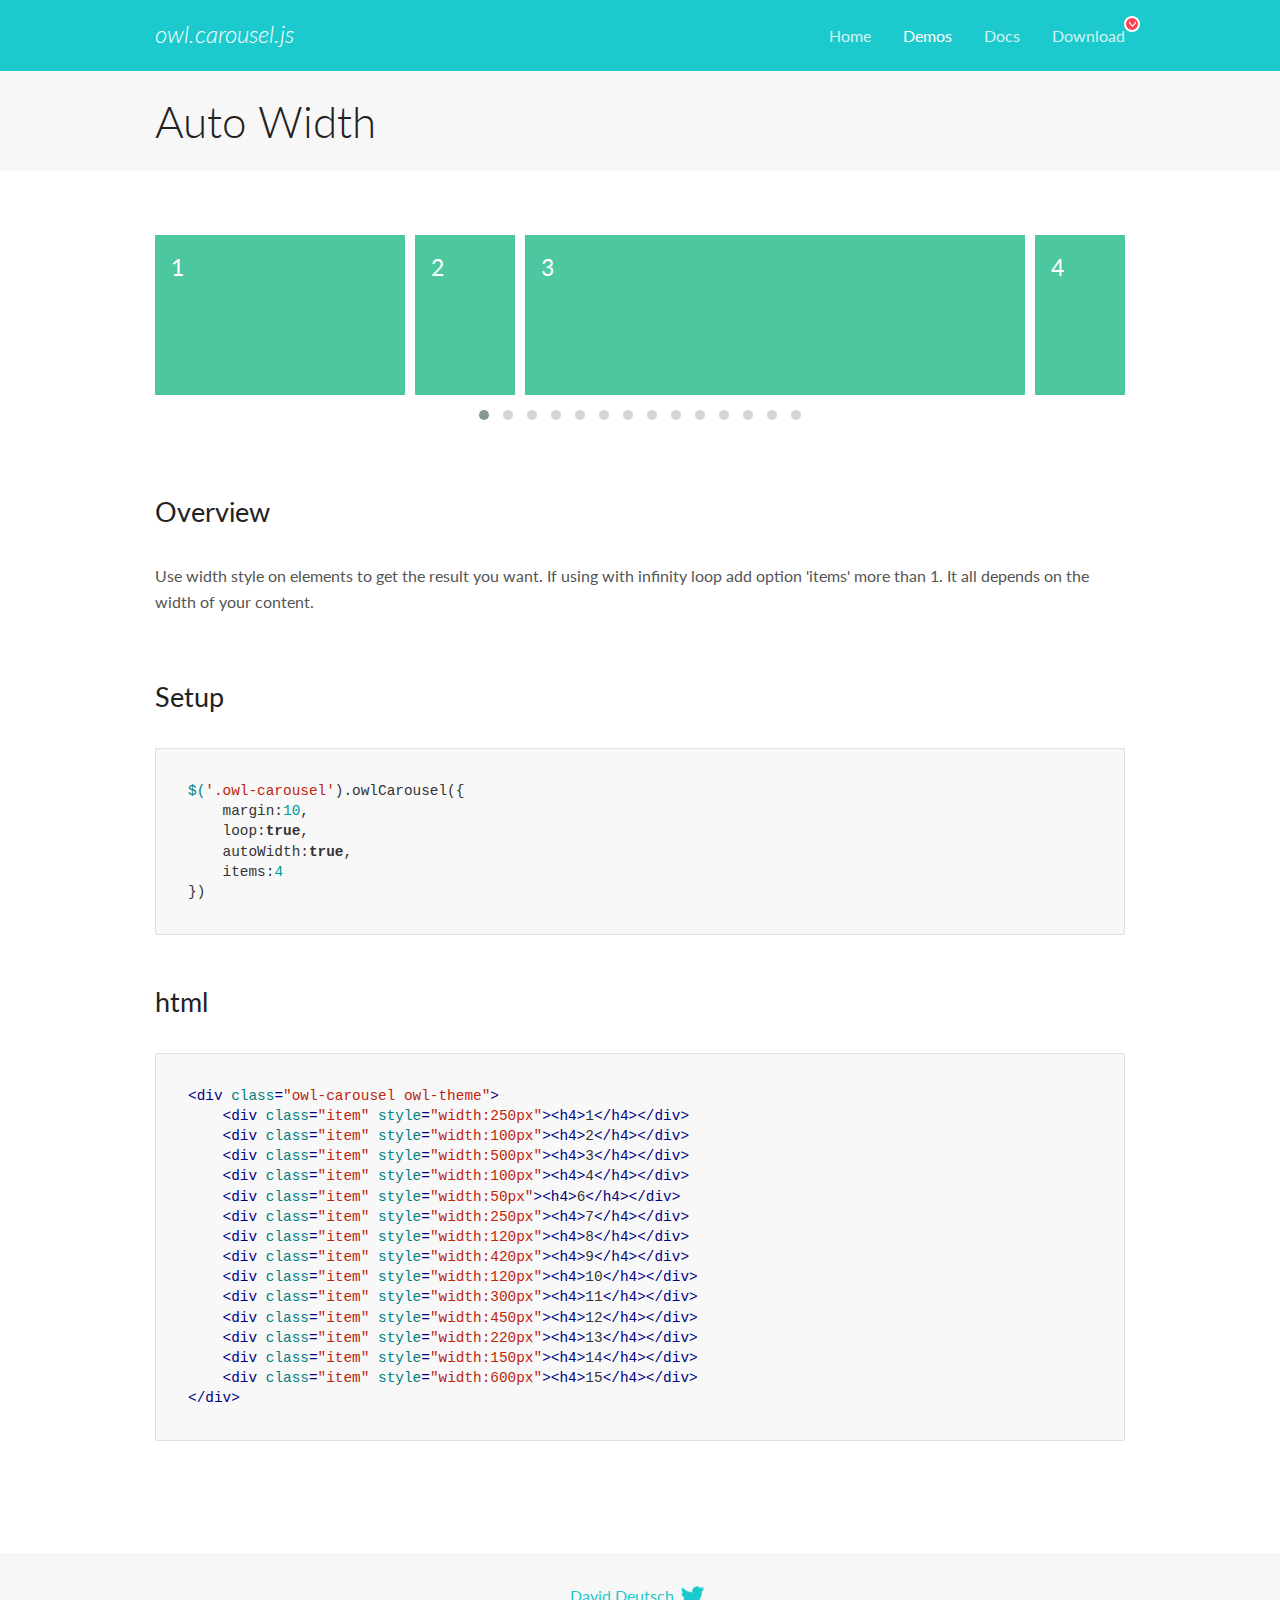
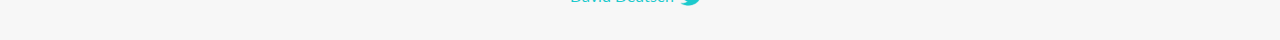
<file: owl/docs/demos/autowidth.html>
<!DOCTYPE html>
<html lang="en">
  <head>

    <!-- head -->
    <meta charset="utf-8">
    <meta name="msapplication-tap-highlight" content="no" />
    <meta name="viewport" content="width=device-width, initial-scale=1.0" />
    <meta name="description" content="Auto Width">
    <meta name="author" content="David Deutsch">
    <title>
      Auto Width Demo | Owl Carousel | 2.3.4
    </title>

    <!-- Stylesheets -->
    <link href='https://fonts.googleapis.com/css?family=Lato:300,400,700,400italic,300italic' rel='stylesheet' type='text/css'>
    <link rel="stylesheet" href="../assets/css/docs.theme.min.css">

    <!-- Owl Stylesheets -->
    <link rel="stylesheet" href="../assets/owlcarousel/assets/owl.carousel.min.css">
    <link rel="stylesheet" href="../assets/owlcarousel/assets/owl.theme.default.min.css">

    <!-- HTML5 shim and Respond.js IE8 support of HTML5 elements and media queries -->

    <!--[if lt IE 9]>
      <script src="https://oss.maxcdn.com/libs/html5shiv/3.7.0/html5shiv.js"></script>
      <script src="https://oss.maxcdn.com/libs/respond.js/1.3.0/respond.min.js"></script>
    <![endif]-->

    <!-- Favicons -->
    <link rel="apple-touch-icon-precomposed" sizes="144x144" href="../assets/ico/apple-touch-icon-144-precomposed.png">
    <link rel="shortcut icon" href="../assets/ico/favicon.png">
    <link rel="shortcut icon" href="favicon.ico">

    <!-- Yeah i know js should not be in header. Its required for demos.-->

    <!-- javascript -->
    <script src="../assets/vendors/jquery.min.js"></script>
    <script src="../assets/owlcarousel/owl.carousel.js"></script>
  </head>
  <body>

    <!-- header -->
    <header class="header">
      <div class="row">
        <div class="large-12 columns">
          <div class="brand left">
            <h3>
              <a href="/OwlCarousel2/">owl.carousel.js</a> 
            </h3>
          </div>
          <a id="toggle-nav" class="right">
            <span></span> <span></span> <span></span> 
          </a> 
          <div class="nav-bar">
            <ul class="clearfix">
              <li> <a href="/OwlCarousel2/index.html">Home</a>  </li>
              <li class="active">
                <a href="/OwlCarousel2/demos/demos.html">Demos</a> 
              </li>
              <li> <a href="/OwlCarousel2/docs/started-welcome.html">Docs</a>  </li>
              <li>
                <a href="https://github.com/OwlCarousel2/OwlCarousel2/archive/2.3.4.zip">Download</a> 
                <span class="download"></span> 
              </li>
            </ul>
          </div>
        </div>
      </div>
    </header>

    <!-- title -->
    <section class="title">
      <div class="row">
        <div class="large-12 columns">
          <h1>Auto Width</h1>
        </div>
      </div>
    </section>

    <!--  Demos -->
    <section id="demos">
      <div class="row">
        <div class="large-12 columns">
          <div class="owl-carousel owl-theme">
            <div class="item" style="width:250px">
              <h4>1</h4>
            </div>
            <div class="item" style="width:100px">
              <h4>2</h4>
            </div>
            <div class="item" style="width:500px">
              <h4>3</h4>
            </div>
            <div class="item" style="width:100px">
              <h4>4</h4>
            </div>
            <div class="item" style="width:50px">
              <h4>6</h4>
            </div>
            <div class="item" style="width:250px">
              <h4>7</h4>
            </div>
            <div class="item" style="width:120px">
              <h4>8</h4>
            </div>
            <div class="item" style="width:420px">
              <h4>9</h4>
            </div>
            <div class="item" style="width:120px">
              <h4>10</h4>
            </div>
            <div class="item" style="width:300px">
              <h4>11</h4>
            </div>
            <div class="item" style="width:450px">
              <h4>12</h4>
            </div>
            <div class="item" style="width:220px">
              <h4>13</h4>
            </div>
            <div class="item" style="width:150px">
              <h4>14</h4>
            </div>
            <div class="item" style="width:600px">
              <h4>15</h4>
            </div>
          </div>
          <h3 id="overview">Overview</h3>
          <p>Use width style on elements to get the result you want. If using with infinity loop add option &#39;items&#39; more than 1. It all depends on the width of your content.</p>
          <h3 id="setup">Setup</h3>
          <pre><code>$(&#39;.owl-carousel&#39;).owlCarousel({
    margin:10,
    loop:true,
    autoWidth:true,
    items:4
})</code></pre>
          <h3 id="html">html</h3>
          <pre><code>&lt;div class=&quot;owl-carousel owl-theme&quot;&gt;
    &lt;div class=&quot;item&quot; style=&quot;width:250px&quot;&gt;&lt;h4&gt;1&lt;/h4&gt;&lt;/div&gt;
    &lt;div class=&quot;item&quot; style=&quot;width:100px&quot;&gt;&lt;h4&gt;2&lt;/h4&gt;&lt;/div&gt;
    &lt;div class=&quot;item&quot; style=&quot;width:500px&quot;&gt;&lt;h4&gt;3&lt;/h4&gt;&lt;/div&gt;
    &lt;div class=&quot;item&quot; style=&quot;width:100px&quot;&gt;&lt;h4&gt;4&lt;/h4&gt;&lt;/div&gt;
    &lt;div class=&quot;item&quot; style=&quot;width:50px&quot;&gt;&lt;h4&gt;6&lt;/h4&gt;&lt;/div&gt;
    &lt;div class=&quot;item&quot; style=&quot;width:250px&quot;&gt;&lt;h4&gt;7&lt;/h4&gt;&lt;/div&gt;
    &lt;div class=&quot;item&quot; style=&quot;width:120px&quot;&gt;&lt;h4&gt;8&lt;/h4&gt;&lt;/div&gt;
    &lt;div class=&quot;item&quot; style=&quot;width:420px&quot;&gt;&lt;h4&gt;9&lt;/h4&gt;&lt;/div&gt;
    &lt;div class=&quot;item&quot; style=&quot;width:120px&quot;&gt;&lt;h4&gt;10&lt;/h4&gt;&lt;/div&gt;
    &lt;div class=&quot;item&quot; style=&quot;width:300px&quot;&gt;&lt;h4&gt;11&lt;/h4&gt;&lt;/div&gt;
    &lt;div class=&quot;item&quot; style=&quot;width:450px&quot;&gt;&lt;h4&gt;12&lt;/h4&gt;&lt;/div&gt;
    &lt;div class=&quot;item&quot; style=&quot;width:220px&quot;&gt;&lt;h4&gt;13&lt;/h4&gt;&lt;/div&gt;
    &lt;div class=&quot;item&quot; style=&quot;width:150px&quot;&gt;&lt;h4&gt;14&lt;/h4&gt;&lt;/div&gt;
    &lt;div class=&quot;item&quot; style=&quot;width:600px&quot;&gt;&lt;h4&gt;15&lt;/h4&gt;&lt;/div&gt;
&lt;/div&gt;</code></pre>
          <script>
            $(document).ready(function() {
              $('.owl-carousel').owlCarousel({
                margin: 10,
                loop: true,
                autoWidth: true,
                items: 4
              })
            })
          </script>
        </div>
      </div>
    </section>

    <!-- footer -->
    <footer class="footer">
      <div class="row">
        <div class="large-12 columns">
          <h5>
            <a href="/OwlCarousel2/docs/support-contact.html">David Deutsch</a> 
            <a id="custom-tweet-button" href="https://twitter.com/share?url=https://github.com/OwlCarousel2/OwlCarousel2&text=Owl Carousel - This is so awesome! " target="_blank"></a> 
          </h5>
        </div>
      </div>
    </footer>

    <!-- vendors -->
    <script src="../assets/vendors/highlight.js"></script>
    <script src="../assets/js/app.js"></script>
  </body>
</html>
</file>
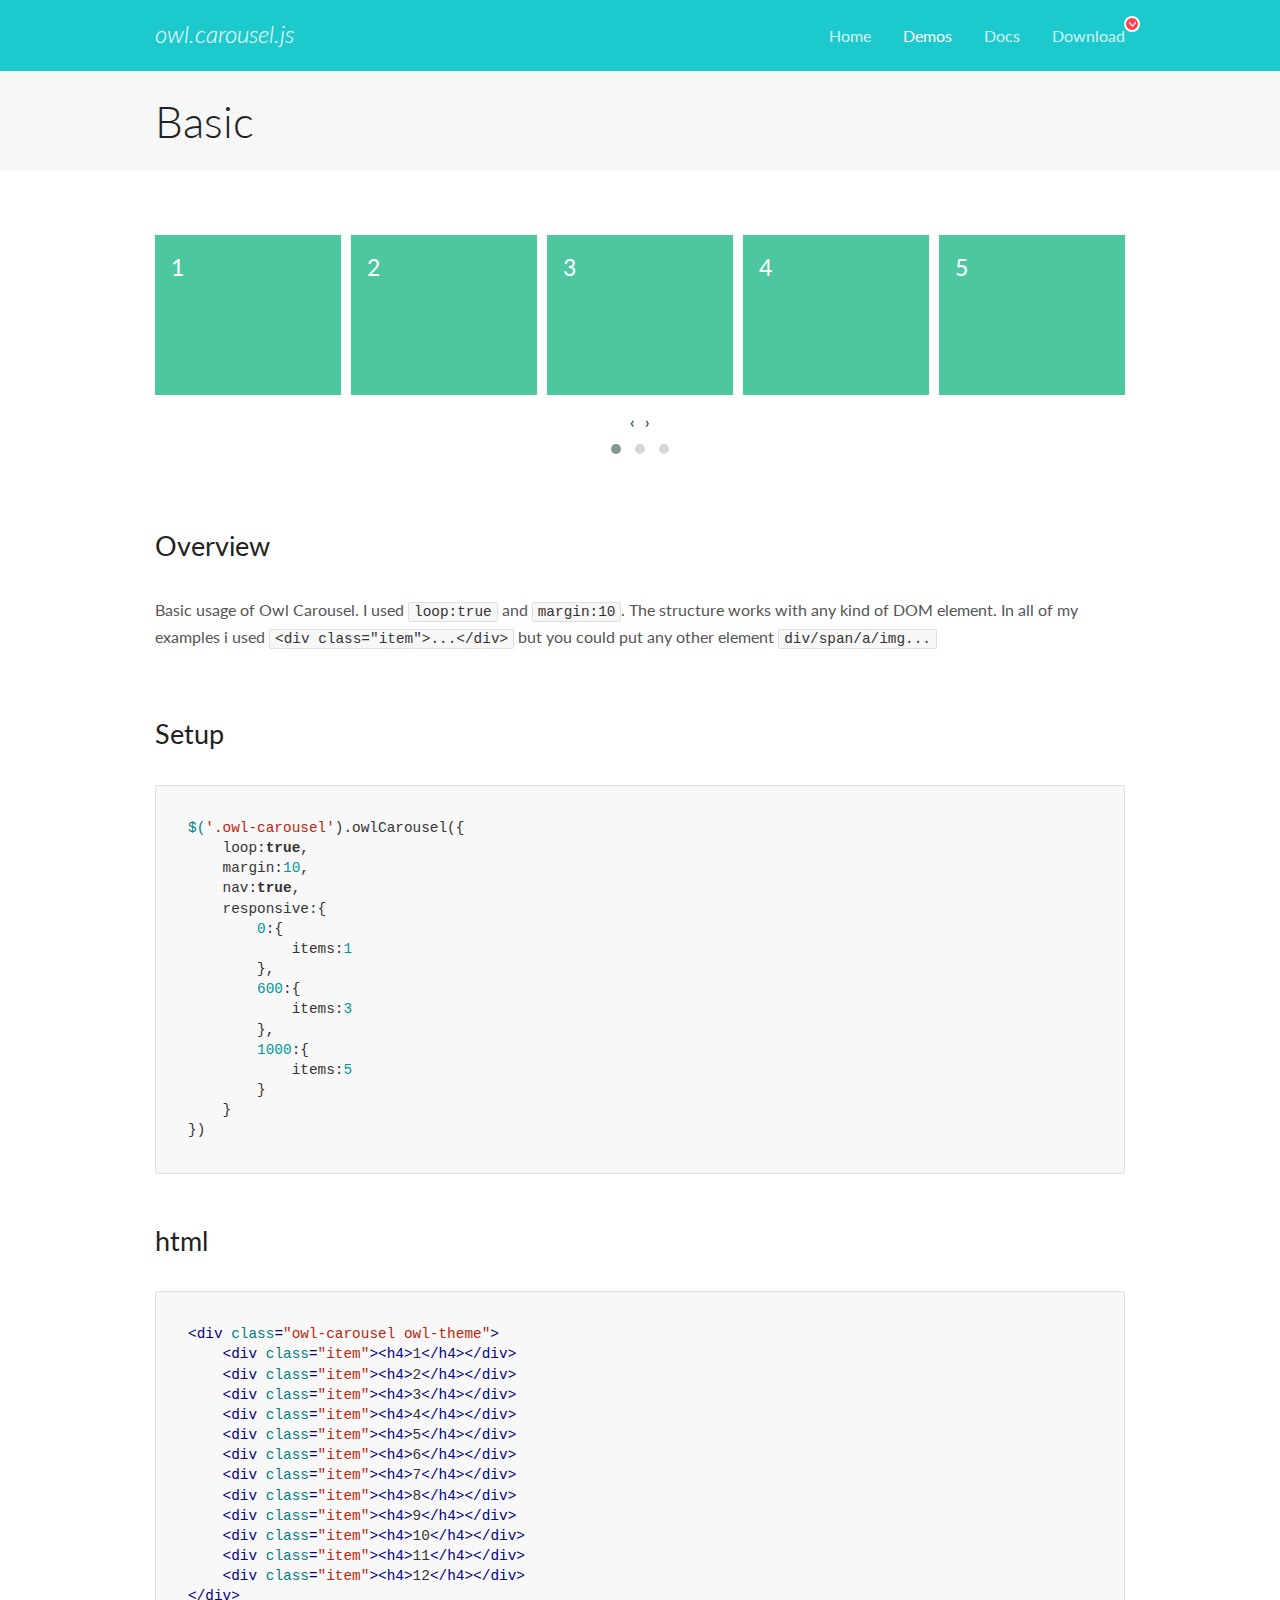
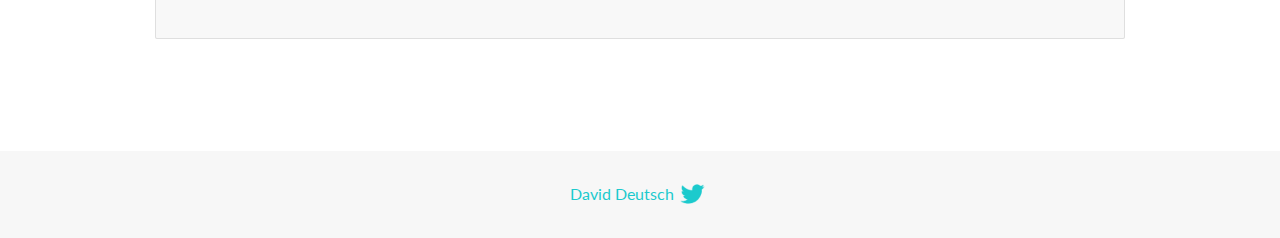
<file: owl/docs/demos/basic.html>
<!DOCTYPE html>
<html lang="en">
  <head>

    <!-- head -->
    <meta charset="utf-8">
    <meta name="msapplication-tap-highlight" content="no" />
    <meta name="viewport" content="width=device-width, initial-scale=1.0" />
    <meta name="description" content="Basic usage demo">
    <meta name="author" content="David Deutsch">
    <title>
      Basic Demo | Owl Carousel | 2.3.4
    </title>

    <!-- Stylesheets -->
    <link href='https://fonts.googleapis.com/css?family=Lato:300,400,700,400italic,300italic' rel='stylesheet' type='text/css'>
    <link rel="stylesheet" href="../assets/css/docs.theme.min.css">

    <!-- Owl Stylesheets -->
    <link rel="stylesheet" href="../assets/owlcarousel/assets/owl.carousel.min.css">
    <link rel="stylesheet" href="../assets/owlcarousel/assets/owl.theme.default.min.css">

    <!-- HTML5 shim and Respond.js IE8 support of HTML5 elements and media queries -->

    <!--[if lt IE 9]>
      <script src="https://oss.maxcdn.com/libs/html5shiv/3.7.0/html5shiv.js"></script>
      <script src="https://oss.maxcdn.com/libs/respond.js/1.3.0/respond.min.js"></script>
    <![endif]-->

    <!-- Favicons -->
    <link rel="apple-touch-icon-precomposed" sizes="144x144" href="../assets/ico/apple-touch-icon-144-precomposed.png">
    <link rel="shortcut icon" href="../assets/ico/favicon.png">
    <link rel="shortcut icon" href="favicon.ico">

    <!-- Yeah i know js should not be in header. Its required for demos.-->

    <!-- javascript -->
    <script src="../assets/vendors/jquery.min.js"></script>
    <script src="../assets/owlcarousel/owl.carousel.js"></script>
  </head>
  <body>

    <!-- header -->
    <header class="header">
      <div class="row">
        <div class="large-12 columns">
          <div class="brand left">
            <h3>
              <a href="/OwlCarousel2/">owl.carousel.js</a> 
            </h3>
          </div>
          <a id="toggle-nav" class="right">
            <span></span> <span></span> <span></span> 
          </a> 
          <div class="nav-bar">
            <ul class="clearfix">
              <li> <a href="/OwlCarousel2/index.html">Home</a>  </li>
              <li class="active">
                <a href="/OwlCarousel2/demos/demos.html">Demos</a> 
              </li>
              <li> <a href="/OwlCarousel2/docs/started-welcome.html">Docs</a>  </li>
              <li>
                <a href="https://github.com/OwlCarousel2/OwlCarousel2/archive/2.3.4.zip">Download</a> 
                <span class="download"></span> 
              </li>
            </ul>
          </div>
        </div>
      </div>
    </header>

    <!-- title -->
    <section class="title">
      <div class="row">
        <div class="large-12 columns">
          <h1>Basic</h1>
        </div>
      </div>
    </section>

    <!--  Demos -->
    <section id="demos">
      <div class="row">
        <div class="large-12 columns">
          <div class="owl-carousel owl-theme">
            <div class="item">
              <h4>1</h4>
            </div>
            <div class="item">
              <h4>2</h4>
            </div>
            <div class="item">
              <h4>3</h4>
            </div>
            <div class="item">
              <h4>4</h4>
            </div>
            <div class="item">
              <h4>5</h4>
            </div>
            <div class="item">
              <h4>6</h4>
            </div>
            <div class="item">
              <h4>7</h4>
            </div>
            <div class="item">
              <h4>8</h4>
            </div>
            <div class="item">
              <h4>9</h4>
            </div>
            <div class="item">
              <h4>10</h4>
            </div>
            <div class="item">
              <h4>11</h4>
            </div>
            <div class="item">
              <h4>12</h4>
            </div>
          </div>
          <h3 id="overview">Overview</h3>
          <p>Basic usage of Owl Carousel. I used <code>loop:true</code> and <code>margin:10</code>. The structure works with any kind of DOM element. In all of my examples i used <code>&lt;div class=&quot;item&quot;&gt;...&lt;/div&gt;</code> but you could
            put any other element <code>div/span/a/img...</code></p>
          <h3 id="setup">Setup</h3>
          <pre><code>$(&#39;.owl-carousel&#39;).owlCarousel({
    loop:true,
    margin:10,
    nav:true,
    responsive:{
        0:{
            items:1
        },
        600:{
            items:3
        },
        1000:{
            items:5
        }
    }
})</code></pre>
          <h3 id="html">html</h3>
          <pre><code>&lt;div class=&quot;owl-carousel owl-theme&quot;&gt;
    &lt;div class=&quot;item&quot;&gt;&lt;h4&gt;1&lt;/h4&gt;&lt;/div&gt;
    &lt;div class=&quot;item&quot;&gt;&lt;h4&gt;2&lt;/h4&gt;&lt;/div&gt;
    &lt;div class=&quot;item&quot;&gt;&lt;h4&gt;3&lt;/h4&gt;&lt;/div&gt;
    &lt;div class=&quot;item&quot;&gt;&lt;h4&gt;4&lt;/h4&gt;&lt;/div&gt;
    &lt;div class=&quot;item&quot;&gt;&lt;h4&gt;5&lt;/h4&gt;&lt;/div&gt;
    &lt;div class=&quot;item&quot;&gt;&lt;h4&gt;6&lt;/h4&gt;&lt;/div&gt;
    &lt;div class=&quot;item&quot;&gt;&lt;h4&gt;7&lt;/h4&gt;&lt;/div&gt;
    &lt;div class=&quot;item&quot;&gt;&lt;h4&gt;8&lt;/h4&gt;&lt;/div&gt;
    &lt;div class=&quot;item&quot;&gt;&lt;h4&gt;9&lt;/h4&gt;&lt;/div&gt;
    &lt;div class=&quot;item&quot;&gt;&lt;h4&gt;10&lt;/h4&gt;&lt;/div&gt;
    &lt;div class=&quot;item&quot;&gt;&lt;h4&gt;11&lt;/h4&gt;&lt;/div&gt;
    &lt;div class=&quot;item&quot;&gt;&lt;h4&gt;12&lt;/h4&gt;&lt;/div&gt;
&lt;/div&gt;</code></pre>
          <script>
            $(document).ready(function() {
              var owl = $('.owl-carousel');
              owl.owlCarousel({
                margin: 10,
                nav: true,
                loop: true,
                responsive: {
                  0: {
                    items: 1
                  },
                  600: {
                    items: 3
                  },
                  1000: {
                    items: 5
                  }
                }
              })
            })
          </script>
        </div>
      </div>
    </section>

    <!-- footer -->
    <footer class="footer">
      <div class="row">
        <div class="large-12 columns">
          <h5>
            <a href="/OwlCarousel2/docs/support-contact.html">David Deutsch</a> 
            <a id="custom-tweet-button" href="https://twitter.com/share?url=https://github.com/OwlCarousel2/OwlCarousel2&text=Owl Carousel - This is so awesome! " target="_blank"></a> 
          </h5>
        </div>
      </div>
    </footer>

    <!-- vendors -->
    <script src="../assets/vendors/highlight.js"></script>
    <script src="../assets/js/app.js"></script>
  </body>
</html>
</file>
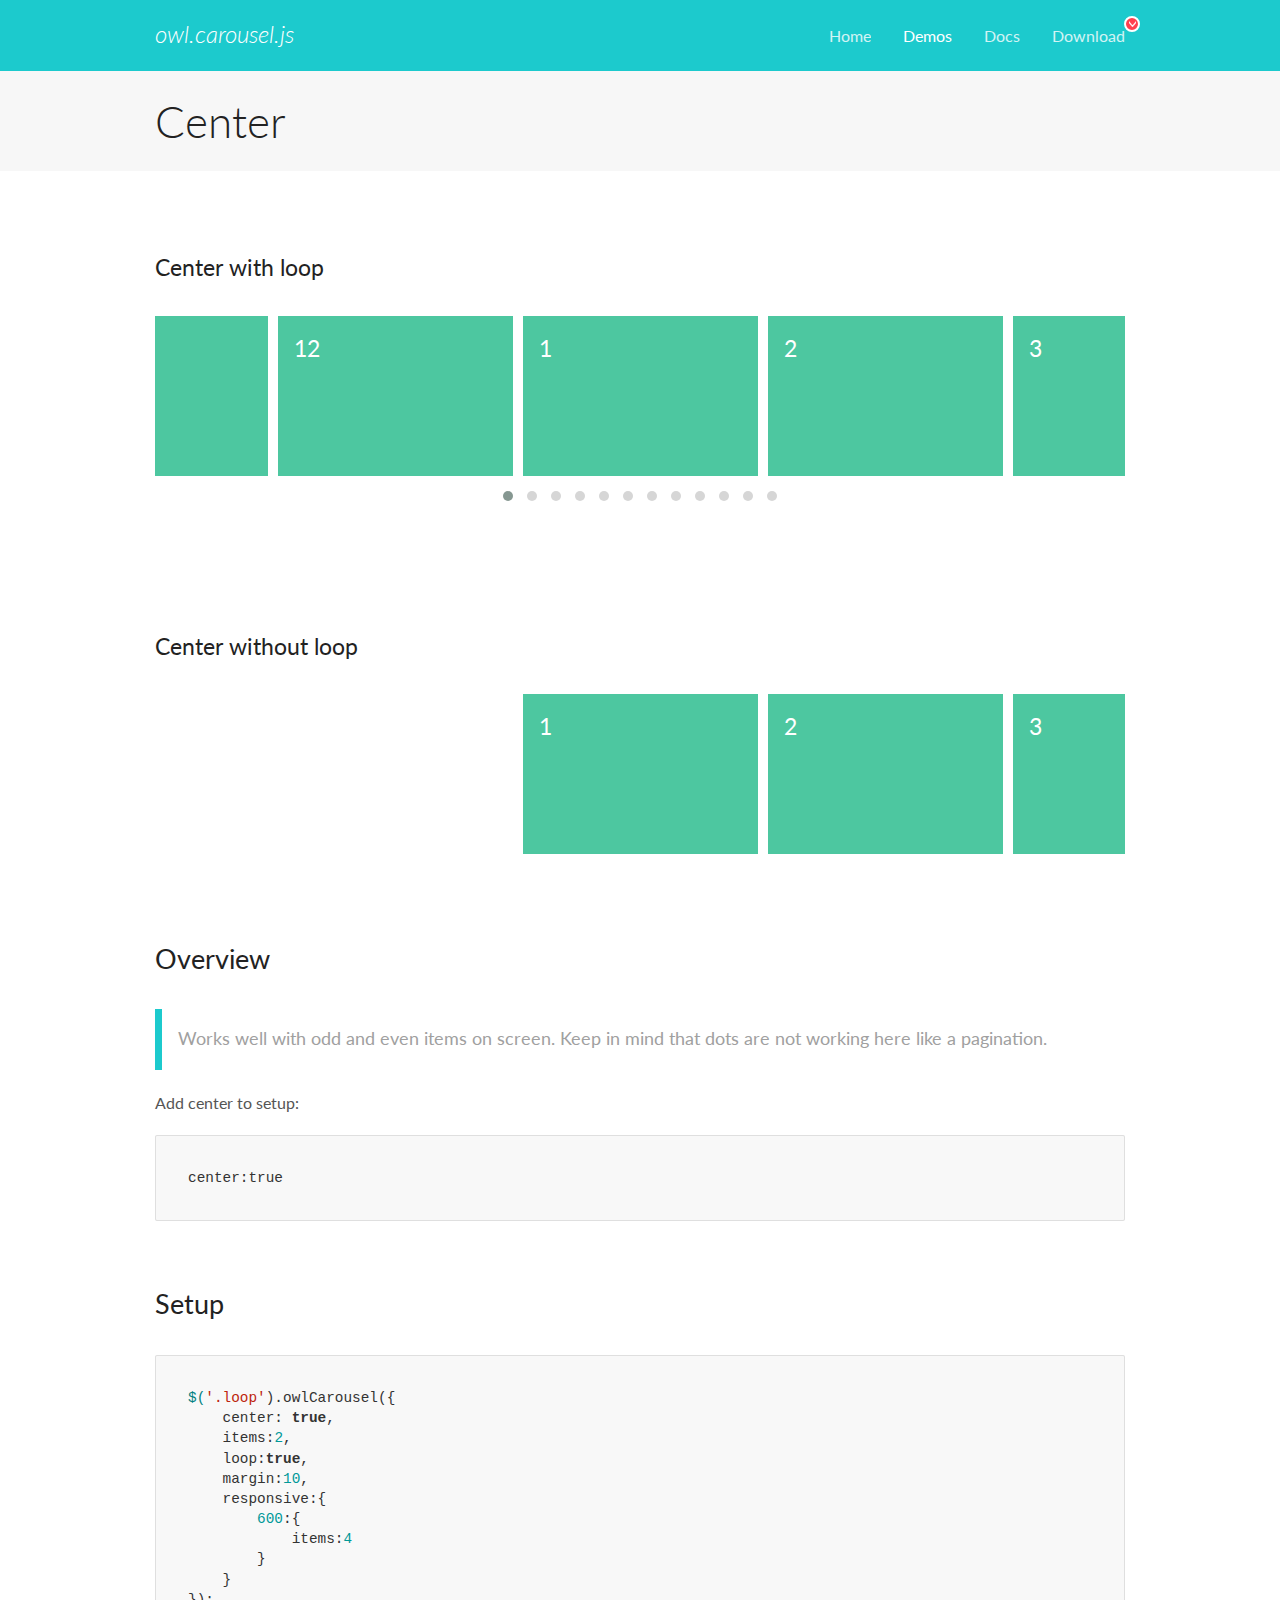
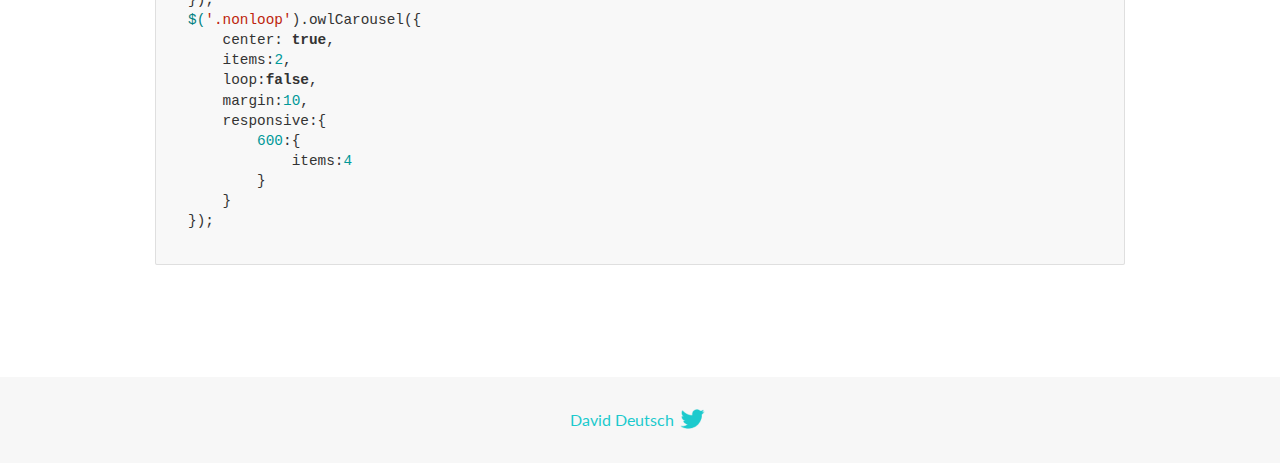
<file: owl/docs/demos/center.html>
<!DOCTYPE html>
<html lang="en">
  <head>

    <!-- head -->
    <meta charset="utf-8">
    <meta name="msapplication-tap-highlight" content="no" />
    <meta name="viewport" content="width=device-width, initial-scale=1.0" />
    <meta name="description" content="Center carousel">
    <meta name="author" content="David Deutsch">
    <title>
      Center Demo | Owl Carousel | 2.3.4
    </title>

    <!-- Stylesheets -->
    <link href='https://fonts.googleapis.com/css?family=Lato:300,400,700,400italic,300italic' rel='stylesheet' type='text/css'>
    <link rel="stylesheet" href="../assets/css/docs.theme.min.css">

    <!-- Owl Stylesheets -->
    <link rel="stylesheet" href="../assets/owlcarousel/assets/owl.carousel.min.css">
    <link rel="stylesheet" href="../assets/owlcarousel/assets/owl.theme.default.min.css">

    <!-- HTML5 shim and Respond.js IE8 support of HTML5 elements and media queries -->

    <!--[if lt IE 9]>
      <script src="https://oss.maxcdn.com/libs/html5shiv/3.7.0/html5shiv.js"></script>
      <script src="https://oss.maxcdn.com/libs/respond.js/1.3.0/respond.min.js"></script>
    <![endif]-->

    <!-- Favicons -->
    <link rel="apple-touch-icon-precomposed" sizes="144x144" href="../assets/ico/apple-touch-icon-144-precomposed.png">
    <link rel="shortcut icon" href="../assets/ico/favicon.png">
    <link rel="shortcut icon" href="favicon.ico">

    <!-- Yeah i know js should not be in header. Its required for demos.-->

    <!-- javascript -->
    <script src="../assets/vendors/jquery.min.js"></script>
    <script src="../assets/owlcarousel/owl.carousel.js"></script>
  </head>
  <body>

    <!-- header -->
    <header class="header">
      <div class="row">
        <div class="large-12 columns">
          <div class="brand left">
            <h3>
              <a href="/OwlCarousel2/">owl.carousel.js</a> 
            </h3>
          </div>
          <a id="toggle-nav" class="right">
            <span></span> <span></span> <span></span> 
          </a> 
          <div class="nav-bar">
            <ul class="clearfix">
              <li> <a href="/OwlCarousel2/index.html">Home</a>  </li>
              <li class="active">
                <a href="/OwlCarousel2/demos/demos.html">Demos</a> 
              </li>
              <li> <a href="/OwlCarousel2/docs/started-welcome.html">Docs</a>  </li>
              <li>
                <a href="https://github.com/OwlCarousel2/OwlCarousel2/archive/2.3.4.zip">Download</a> 
                <span class="download"></span> 
              </li>
            </ul>
          </div>
        </div>
      </div>
    </header>

    <!-- title -->
    <section class="title">
      <div class="row">
        <div class="large-12 columns">
          <h1>Center</h1>
        </div>
      </div>
    </section>

    <!--  Demos -->
    <section id="demos">
      <div class="row">
        <div class="large-12 columns">
          <h4 id="center-with-loop">Center with loop</h4>
          <div class="loop owl-carousel owl-theme">
            <div class="item">
              <h4>1</h4>
            </div>
            <div class="item">
              <h4>2</h4>
            </div>
            <div class="item">
              <h4>3</h4>
            </div>
            <div class="item">
              <h4>4</h4>
            </div>
            <div class="item">
              <h4>5</h4>
            </div>
            <div class="item">
              <h4>6</h4>
            </div>
            <div class="item">
              <h4>7</h4>
            </div>
            <div class="item">
              <h4>8</h4>
            </div>
            <div class="item">
              <h4>9</h4>
            </div>
            <div class="item">
              <h4>10</h4>
            </div>
            <div class="item">
              <h4>11</h4>
            </div>
            <div class="item">
              <h4>12</h4>
            </div>
          </div>
          <br>
          <h4 id="center-without-loop">Center without loop</h4>
          <div class="nonloop owl-carousel">
            <div class="item">
              <h4>1</h4>
            </div>
            <div class="item">
              <h4>2</h4>
            </div>
            <div class="item">
              <h4>3</h4>
            </div>
            <div class="item">
              <h4>4</h4>
            </div>
            <div class="item">
              <h4>5</h4>
            </div>
            <div class="item">
              <h4>6</h4>
            </div>
            <div class="item">
              <h4>7</h4>
            </div>
            <div class="item">
              <h4>8</h4>
            </div>
            <div class="item">
              <h4>9</h4>
            </div>
            <div class="item">
              <h4>10</h4>
            </div>
            <div class="item">
              <h4>11</h4>
            </div>
            <div class="item">
              <h4>12</h4>
            </div>
          </div>
          <h3 id="overview">Overview</h3>
          <blockquote>
            <p>Works well with odd and even items on screen. Keep in mind that dots are not working here like a pagination.</p>
          </blockquote>
          <p>Add center to setup:</p>
          <pre><code>center:true</code></pre>
          <h3 id="setup">Setup</h3>
          <pre><code>$(&#39;.loop&#39;).owlCarousel({
    center: true,
    items:2,
    loop:true,
    margin:10,
    responsive:{
        600:{
            items:4
        }
    }
});
$(&#39;.nonloop&#39;).owlCarousel({
    center: true,
    items:2,
    loop:false,
    margin:10,
    responsive:{
        600:{
            items:4
        }
    }
});</code></pre>
          <script>
            jQuery(document).ready(function($) {
              $('.loop').owlCarousel({
                center: true,
                items: 2,
                loop: true,
                margin: 10,
                responsive: {
                  600: {
                    items: 4
                  }
                }
              });
              $('.nonloop').owlCarousel({
                center: true,
                items: 2,
                loop: false,
                margin: 10,
                responsive: {
                  600: {
                    items: 4
                  }
                }
              });
            });
          </script>
        </div>
      </div>
    </section>

    <!-- footer -->
    <footer class="footer">
      <div class="row">
        <div class="large-12 columns">
          <h5>
            <a href="/OwlCarousel2/docs/support-contact.html">David Deutsch</a> 
            <a id="custom-tweet-button" href="https://twitter.com/share?url=https://github.com/OwlCarousel2/OwlCarousel2&text=Owl Carousel - This is so awesome! " target="_blank"></a> 
          </h5>
        </div>
      </div>
    </footer>

    <!-- vendors -->
    <script src="../assets/vendors/highlight.js"></script>
    <script src="../assets/js/app.js"></script>
  </body>
</html>
</file>
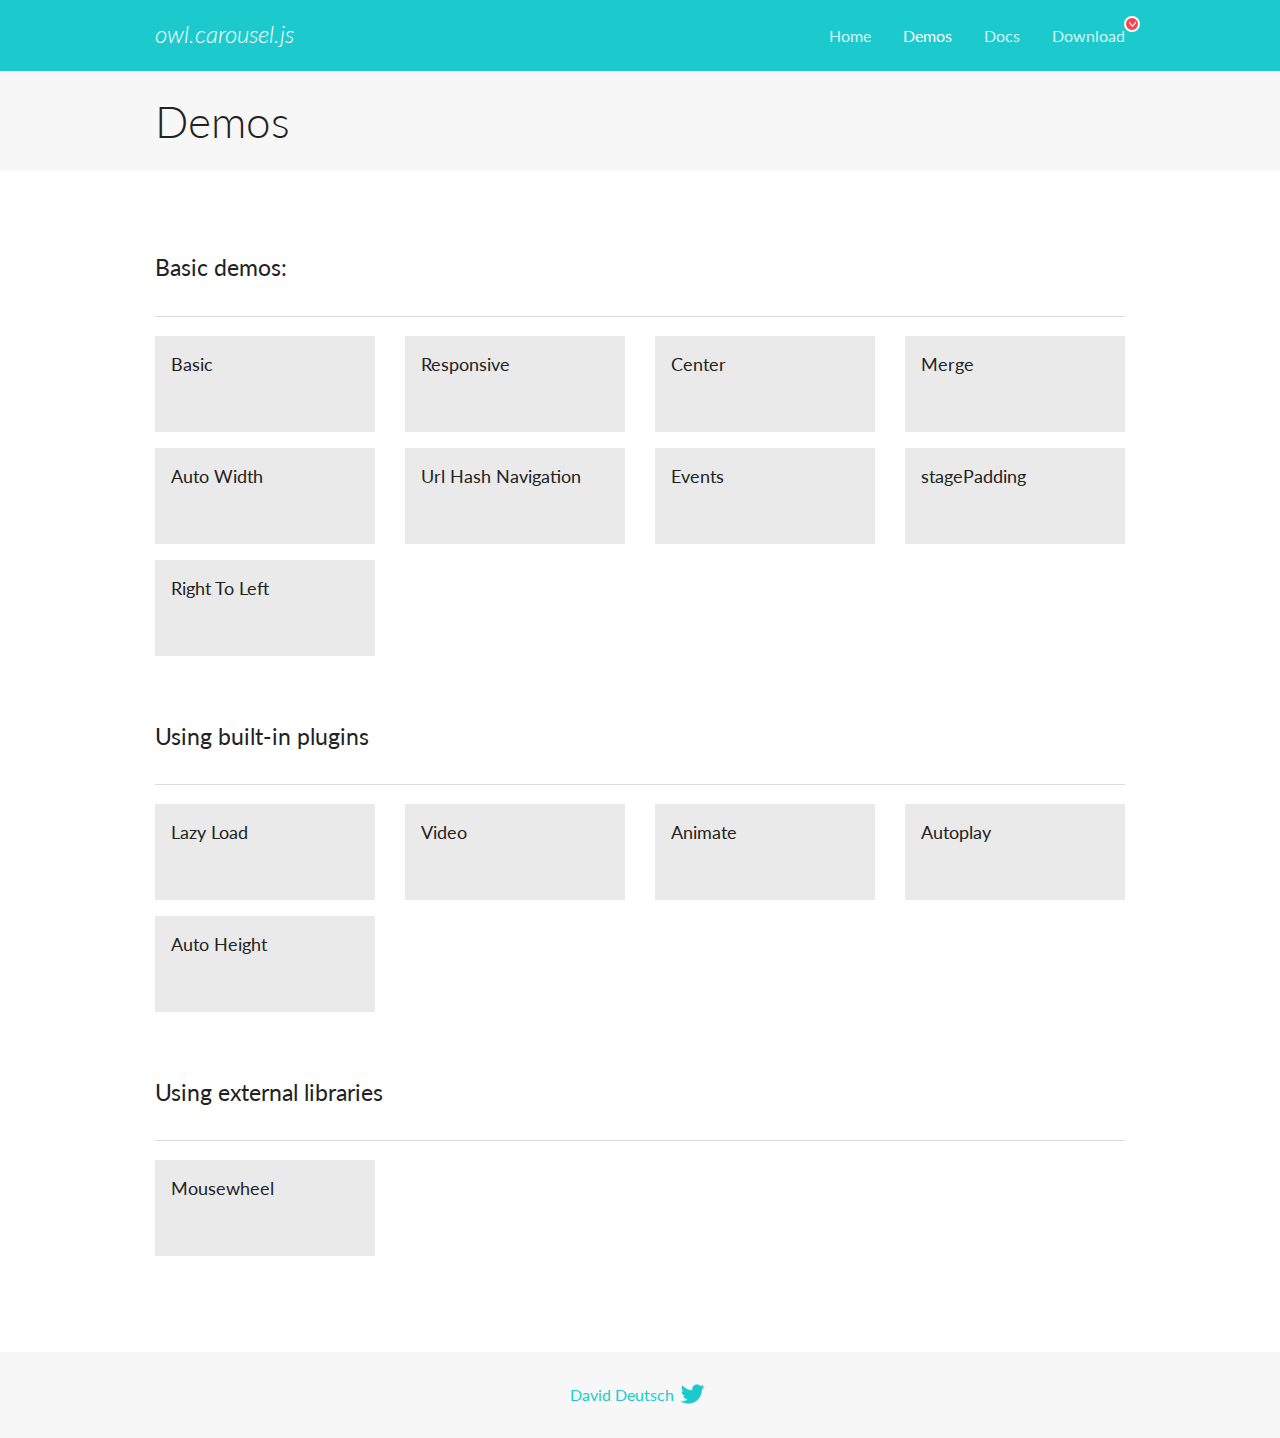
<file: owl/docs/demos/demos.html>
<!DOCTYPE html>
<html lang="en">
  <head>

    <!-- head -->
    <meta charset="utf-8">
    <meta name="msapplication-tap-highlight" content="no" />
    <meta name="viewport" content="width=device-width, initial-scale=1.0" />
    <meta name="description" content="A list of Owl Carousel examples.">
    <meta name="author" content="David Deutsch">
    <title>
      Demos | Owl Carousel | 2.3.4
    </title>

    <!-- Stylesheets -->
    <link href='https://fonts.googleapis.com/css?family=Lato:300,400,700,400italic,300italic' rel='stylesheet' type='text/css'>
    <link rel="stylesheet" href="../assets/css/docs.theme.min.css">

    <!-- Owl Stylesheets -->
    <link rel="stylesheet" href="../assets/owlcarousel/assets/owl.carousel.min.css">
    <link rel="stylesheet" href="../assets/owlcarousel/assets/owl.theme.default.min.css">

    <!-- HTML5 shim and Respond.js IE8 support of HTML5 elements and media queries -->

    <!--[if lt IE 9]>
      <script src="https://oss.maxcdn.com/libs/html5shiv/3.7.0/html5shiv.js"></script>
      <script src="https://oss.maxcdn.com/libs/respond.js/1.3.0/respond.min.js"></script>
    <![endif]-->

    <!-- Favicons -->
    <link rel="apple-touch-icon-precomposed" sizes="144x144" href="../assets/ico/apple-touch-icon-144-precomposed.png">
    <link rel="shortcut icon" href="../assets/ico/favicon.png">
    <link rel="shortcut icon" href="favicon.ico">

    <!-- Yeah i know js should not be in header. Its required for demos.-->

    <!-- javascript -->
    <script src="../assets/vendors/jquery.min.js"></script>
    <script src="../assets/owlcarousel/owl.carousel.js"></script>
  </head>
  <body>

    <!-- header -->
    <header class="header">
      <div class="row">
        <div class="large-12 columns">
          <div class="brand left">
            <h3>
              <a href="/OwlCarousel2/">owl.carousel.js</a> 
            </h3>
          </div>
          <a id="toggle-nav" class="right">
            <span></span> <span></span> <span></span> 
          </a> 
          <div class="nav-bar">
            <ul class="clearfix">
              <li> <a href="/OwlCarousel2/index.html">Home</a>  </li>
              <li class="active">
                <a href="/OwlCarousel2/demos/demos.html">Demos</a> 
              </li>
              <li> <a href="/OwlCarousel2/docs/started-welcome.html">Docs</a>  </li>
              <li>
                <a href="https://github.com/OwlCarousel2/OwlCarousel2/archive/2.3.4.zip">Download</a> 
                <span class="download"></span> 
              </li>
            </ul>
          </div>
        </div>
      </div>
    </header>

    <!-- title -->
    <section class="title">
      <div class="row">
        <div class="large-12 columns">
          <h1>Demos</h1>
        </div>
      </div>
    </section>

    <!--  Demos -->
    <section id="demos">
      <div class="row">
        <div class="large-12 columns">
          <h4 id="basic-demos-">Basic demos:</h4>
          <hr>
          <div class="demo-list">
            <div class="row">
              <div class="small-6 medium-4 large-3 columns">
                <a href="basic.html" class="demo-block">
                  <h5>Basic </h5>
                </a> 
              </div>
              <div class="small-6 medium-4 large-3 columns">
                <a href="responsive.html" class="demo-block">
                  <h5>Responsive </h5>
                </a> 
              </div>
              <div class="small-6 medium-4 large-3 columns">
                <a href="center.html" class="demo-block">
                  <h5>Center </h5>
                </a> 
              </div>
              <div class="small-6 medium-4 large-3 columns">
                <a href="merge.html" class="demo-block">
                  <h5>Merge </h5>
                </a> 
              </div>
              <div class="small-6 medium-4 large-3 columns">
                <a href="autowidth.html" class="demo-block">
                  <h5>Auto Width </h5>
                </a> 
              </div>
              <div class="small-6 medium-4 large-3 columns">
                <a href="urlhashnav.html" class="demo-block">
                  <h5>Url Hash Navigation </h5>
                </a> 
              </div>
              <div class="small-6 medium-4 large-3 columns">
                <a href="events.html" class="demo-block">
                  <h5>Events </h5>
                </a> 
              </div>
              <div class="small-6 medium-4 large-3 columns">
                <a href="stagepadding.html" class="demo-block">
                  <h5>stagePadding </h5>
                </a> 
              </div>
              <div class="small-6 medium-4 large-3 columns">
                <a href="rtl.html" class="demo-block">
                  <h5>Right To Left </h5>
                </a> 
              </div>
            </div>
          </div>
          <h4 id="using-built-in-plugins">Using built-in plugins</h4>
          <hr>
          <div class="demo-list">
            <div class="row">
              <div class="small-6 medium-4 large-3 columns">
                <a href="lazyLoad.html" class="demo-block">
                  <h5>Lazy Load </h5>
                </a> 
              </div>
              <div class="small-6 medium-4 large-3 columns">
                <a href="video.html" class="demo-block">
                  <h5>Video </h5>
                </a> 
              </div>
              <div class="small-6 medium-4 large-3 columns">
                <a href="animate.html" class="demo-block">
                  <h5>Animate </h5>
                </a> 
              </div>
              <div class="small-6 medium-4 large-3 columns">
                <a href="autoplay.html" class="demo-block">
                  <h5>Autoplay </h5>
                </a> 
              </div>
              <div class="small-6 medium-4 large-3 columns">
                <a href="autoheight.html" class="demo-block">
                  <h5>Auto Height </h5>
                </a> 
              </div>
            </div>
          </div>
          <h4 id="using-external-libraries">Using external libraries</h4>
          <hr>
          <div class="demo-list">
            <div class="row">
              <div class="small-6 medium-4 large-3 columns">
                <a href="mousewheel.html" class="demo-block">
                  <h5>Mousewheel </h5>
                </a> 
              </div>
            </div>
          </div>
        </div>
      </div>
    </section>

    <!-- footer -->
    <footer class="footer">
      <div class="row">
        <div class="large-12 columns">
          <h5>
            <a href="/OwlCarousel2/docs/support-contact.html">David Deutsch</a> 
            <a id="custom-tweet-button" href="https://twitter.com/share?url=https://github.com/OwlCarousel2/OwlCarousel2&text=Owl Carousel - This is so awesome! " target="_blank"></a> 
          </h5>
        </div>
      </div>
    </footer>

    <!-- vendors -->
    <script src="../assets/vendors/highlight.js"></script>
    <script src="../assets/js/app.js"></script>
  </body>
</html>
</file>
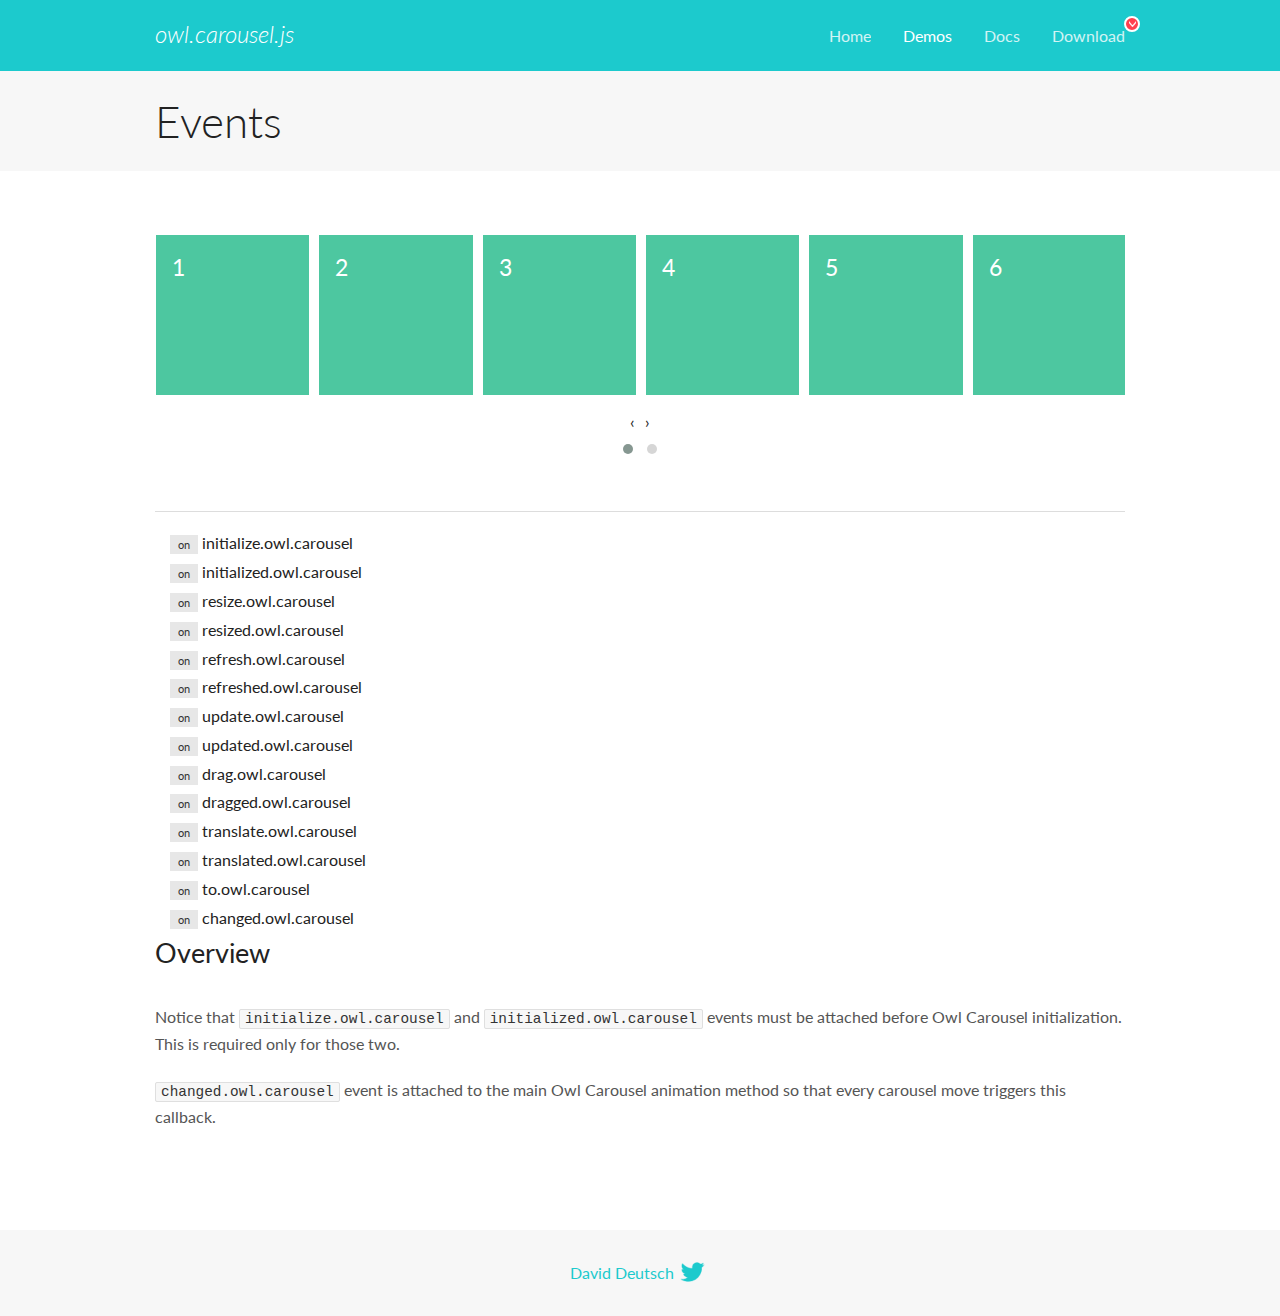
<file: owl/docs/demos/events.html>
<!DOCTYPE html>
<html lang="en">
  <head>

    <!-- head -->
    <meta charset="utf-8">
    <meta name="msapplication-tap-highlight" content="no" />
    <meta name="viewport" content="width=device-width, initial-scale=1.0" />
    <meta name="description" content="Events usage demo">
    <meta name="author" content="David Deutsch">
    <title>
      Events Demo | Owl Carousel | 2.3.4
    </title>

    <!-- Stylesheets -->
    <link href='https://fonts.googleapis.com/css?family=Lato:300,400,700,400italic,300italic' rel='stylesheet' type='text/css'>
    <link rel="stylesheet" href="../assets/css/docs.theme.min.css">

    <!-- Owl Stylesheets -->
    <link rel="stylesheet" href="../assets/owlcarousel/assets/owl.carousel.min.css">
    <link rel="stylesheet" href="../assets/owlcarousel/assets/owl.theme.default.min.css">

    <!-- HTML5 shim and Respond.js IE8 support of HTML5 elements and media queries -->

    <!--[if lt IE 9]>
      <script src="https://oss.maxcdn.com/libs/html5shiv/3.7.0/html5shiv.js"></script>
      <script src="https://oss.maxcdn.com/libs/respond.js/1.3.0/respond.min.js"></script>
    <![endif]-->

    <!-- Favicons -->
    <link rel="apple-touch-icon-precomposed" sizes="144x144" href="../assets/ico/apple-touch-icon-144-precomposed.png">
    <link rel="shortcut icon" href="../assets/ico/favicon.png">
    <link rel="shortcut icon" href="favicon.ico">

    <!-- Yeah i know js should not be in header. Its required for demos.-->

    <!-- javascript -->
    <script src="../assets/vendors/jquery.min.js"></script>
    <script src="../assets/owlcarousel/owl.carousel.js"></script>
  </head>
  <body>

    <!-- header -->
    <header class="header">
      <div class="row">
        <div class="large-12 columns">
          <div class="brand left">
            <h3>
              <a href="/OwlCarousel2/">owl.carousel.js</a> 
            </h3>
          </div>
          <a id="toggle-nav" class="right">
            <span></span> <span></span> <span></span> 
          </a> 
          <div class="nav-bar">
            <ul class="clearfix">
              <li> <a href="/OwlCarousel2/index.html">Home</a>  </li>
              <li class="active">
                <a href="/OwlCarousel2/demos/demos.html">Demos</a> 
              </li>
              <li> <a href="/OwlCarousel2/docs/started-welcome.html">Docs</a>  </li>
              <li>
                <a href="https://github.com/OwlCarousel2/OwlCarousel2/archive/2.3.4.zip">Download</a> 
                <span class="download"></span> 
              </li>
            </ul>
          </div>
        </div>
      </div>
    </header>

    <!-- title -->
    <section class="title">
      <div class="row">
        <div class="large-12 columns">
          <h1>Events</h1>
        </div>
      </div>
    </section>

    <!--  Demos -->
    <section id="demos">
      <div class="row">
        <div class="large-12 columns">
          <div class="owl-carousel owl-theme">
            <div class="item">
              <h4>1</h4>
            </div>
            <div class="item">
              <h4>2</h4>
            </div>
            <div class="item">
              <h4>3</h4>
            </div>
            <div class="item">
              <h4>4</h4>
            </div>
            <div class="item">
              <h4>5</h4>
            </div>
            <div class="item">
              <h4>6</h4>
            </div>
            <div class="item">
              <h4>7</h4>
            </div>
            <div class="item">
              <h4>8</h4>
            </div>
            <div class="item">
              <h4>9</h4>
            </div>
            <div class="item">
              <h4>10</h4>
            </div>
            <div class="item">
              <h4>11</h4>
            </div>
            <div class="item">
              <h4>12</h4>
            </div>
          </div>
          <hr>
          <div class="large-12 columns callbacks">
            <div><span class="label secondary initialize">on</span>  initialize.owl.carousel </div>
            <div><span class="label secondary initialized">on</span>  initialized.owl.carousel </div>
            <div><span class="label secondary resize">on</span>  resize.owl.carousel </div>
            <div><span class="label secondary resized">on</span>  resized.owl.carousel </div>
            <div><span class="label secondary refresh">on</span>  refresh.owl.carousel </div>
            <div><span class="label secondary refreshed">on</span>  refreshed.owl.carousel </div>
            <div><span class="label secondary update">on</span>  update.owl.carousel </div>
            <div><span class="label secondary updated">on</span>  updated.owl.carousel </div>
            <div><span class="label secondary drag">on</span>  drag.owl.carousel </div>
            <div><span class="label secondary dragged">on</span>  dragged.owl.carousel </div>
            <div><span class="label secondary translate">on</span>  translate.owl.carousel </div>
            <div><span class="label secondary translated">on</span>  translated.owl.carousel </div>
            <div><span class="label secondary to">on</span>  to.owl.carousel </div>
            <div><span class="label secondary changed">on</span>  changed.owl.carousel </div>
          </div>
          <h3 id="overview">Overview</h3>
          <p>Notice that <code>initialize.owl.carousel</code> and <code>initialized.owl.carousel</code> events must be attached before Owl Carousel initialization. This is required only for those two.</p>
          <p><code>changed.owl.carousel</code> event is attached to the main Owl Carousel animation method so that every carousel move triggers this callback.</p>
          <script>
            jQuery(document).ready(function($) {
              var owl = $('.owl-carousel');
              owl.on('initialize.owl.carousel initialized.owl.carousel ' +
                'initialize.owl.carousel initialize.owl.carousel ' +
                'resize.owl.carousel resized.owl.carousel ' +
                'refresh.owl.carousel refreshed.owl.carousel ' +
                'update.owl.carousel updated.owl.carousel ' +
                'drag.owl.carousel dragged.owl.carousel ' +
                'translate.owl.carousel translated.owl.carousel ' +
                'to.owl.carousel changed.owl.carousel',
                function(e) {
                  $('.' + e.type)
                    .removeClass('secondary')
                    .addClass('success');
                  window.setTimeout(function() {
                    $('.' + e.type)
                      .removeClass('success')
                      .addClass('secondary');
                  }, 500);
                });
              owl.owlCarousel({
                loop: true,
                nav: true,
                lazyLoad: true,
                margin: 10,
                video: true,
                responsive: {
                  0: {
                    items: 1
                  },
                  600: {
                    items: 3
                  },
                  960: {
                    items: 5,
                  },
                  1200: {
                    items: 6
                  }
                }
              });
            });
          </script>
        </div>
      </div>
    </section>

    <!-- footer -->
    <footer class="footer">
      <div class="row">
        <div class="large-12 columns">
          <h5>
            <a href="/OwlCarousel2/docs/support-contact.html">David Deutsch</a> 
            <a id="custom-tweet-button" href="https://twitter.com/share?url=https://github.com/OwlCarousel2/OwlCarousel2&text=Owl Carousel - This is so awesome! " target="_blank"></a> 
          </h5>
        </div>
      </div>
    </footer>

    <!-- vendors -->
    <script src="../assets/vendors/highlight.js"></script>
    <script src="../assets/js/app.js"></script>
  </body>
</html>
</file>
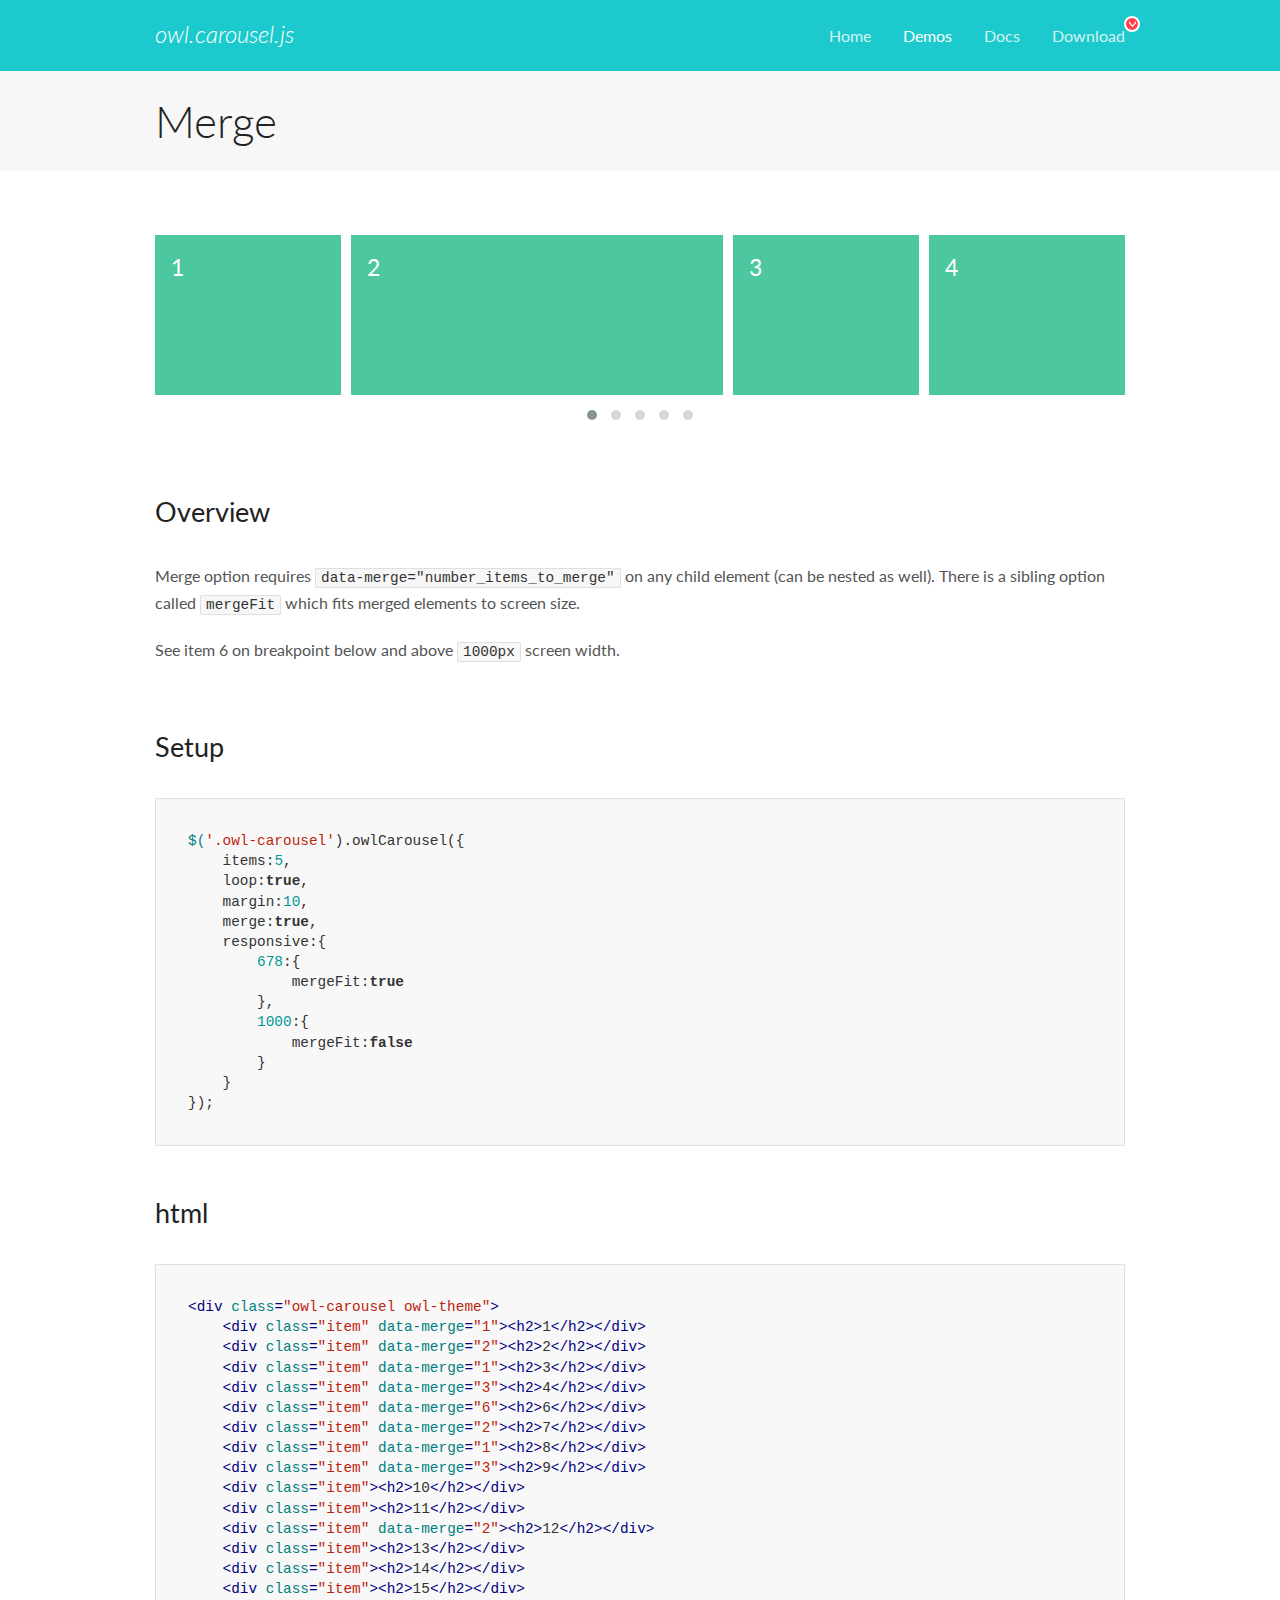
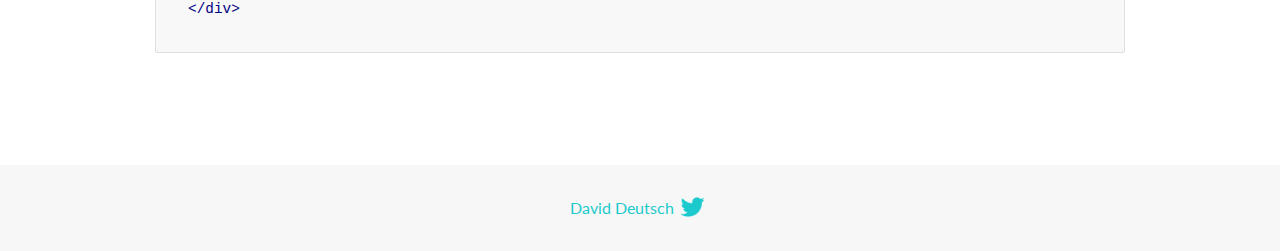
<file: owl/docs/demos/merge.html>
<!DOCTYPE html>
<html lang="en">
  <head>

    <!-- head -->
    <meta charset="utf-8">
    <meta name="msapplication-tap-highlight" content="no" />
    <meta name="viewport" content="width=device-width, initial-scale=1.0" />
    <meta name="description" content="Merge Items">
    <meta name="author" content="David Deutsch">
    <title>
      Merge Demo | Owl Carousel | 2.3.4
    </title>

    <!-- Stylesheets -->
    <link href='https://fonts.googleapis.com/css?family=Lato:300,400,700,400italic,300italic' rel='stylesheet' type='text/css'>
    <link rel="stylesheet" href="../assets/css/docs.theme.min.css">

    <!-- Owl Stylesheets -->
    <link rel="stylesheet" href="../assets/owlcarousel/assets/owl.carousel.min.css">
    <link rel="stylesheet" href="../assets/owlcarousel/assets/owl.theme.default.min.css">

    <!-- HTML5 shim and Respond.js IE8 support of HTML5 elements and media queries -->

    <!--[if lt IE 9]>
      <script src="https://oss.maxcdn.com/libs/html5shiv/3.7.0/html5shiv.js"></script>
      <script src="https://oss.maxcdn.com/libs/respond.js/1.3.0/respond.min.js"></script>
    <![endif]-->

    <!-- Favicons -->
    <link rel="apple-touch-icon-precomposed" sizes="144x144" href="../assets/ico/apple-touch-icon-144-precomposed.png">
    <link rel="shortcut icon" href="../assets/ico/favicon.png">
    <link rel="shortcut icon" href="favicon.ico">

    <!-- Yeah i know js should not be in header. Its required for demos.-->

    <!-- javascript -->
    <script src="../assets/vendors/jquery.min.js"></script>
    <script src="../assets/owlcarousel/owl.carousel.js"></script>
  </head>
  <body>

    <!-- header -->
    <header class="header">
      <div class="row">
        <div class="large-12 columns">
          <div class="brand left">
            <h3>
              <a href="/OwlCarousel2/">owl.carousel.js</a> 
            </h3>
          </div>
          <a id="toggle-nav" class="right">
            <span></span> <span></span> <span></span> 
          </a> 
          <div class="nav-bar">
            <ul class="clearfix">
              <li> <a href="/OwlCarousel2/index.html">Home</a>  </li>
              <li class="active">
                <a href="/OwlCarousel2/demos/demos.html">Demos</a> 
              </li>
              <li> <a href="/OwlCarousel2/docs/started-welcome.html">Docs</a>  </li>
              <li>
                <a href="https://github.com/OwlCarousel2/OwlCarousel2/archive/2.3.4.zip">Download</a> 
                <span class="download"></span> 
              </li>
            </ul>
          </div>
        </div>
      </div>
    </header>

    <!-- title -->
    <section class="title">
      <div class="row">
        <div class="large-12 columns">
          <h1>Merge</h1>
        </div>
      </div>
    </section>

    <!--  Demos -->
    <section id="demos">
      <div class="row">
        <div class="large-12 columns">
          <div class="owl-carousel owl-theme">
            <div class="item" data-merge="1">
              <h4>1</h4>
            </div>
            <div class="item" data-merge="2">
              <h4>2</h4>
            </div>
            <div class="item" data-merge="1">
              <h4>3</h4>
            </div>
            <div class="item" data-merge="3">
              <h4>4</h4>
            </div>
            <div class="item" data-merge="6">
              <h4>6</h4>
            </div>
            <div class="item" data-merge="2">
              <h4>7</h4>
            </div>
            <div class="item" data-merge="1">
              <h4>8</h4>
            </div>
            <div class="item" data-merge="3">
              <h4>9</h4>
            </div>
            <div class="item">
              <h4>10</h4>
            </div>
            <div class="item">
              <h4>11</h4>
            </div>
            <div class="item" data-merge="2">
              <h4>12</h4>
            </div>
            <div class="item">
              <h4>13</h4>
            </div>
            <div class="item">
              <h4>14</h4>
            </div>
            <div class="item">
              <h4>15</h4>
            </div>
          </div>
          <h3 id="overview">Overview</h3>
          <p>Merge option requires <code>data-merge=&quot;number_items_to_merge&quot;</code> on any child element (can be nested as well). There is a sibling option called <code>mergeFit</code> which fits merged elements to screen size. </p>
          <p>See item 6 on breakpoint below and above <code>1000px</code> screen width.</p>
          <h3 id="setup">Setup</h3>
          <pre><code>$(&#39;.owl-carousel&#39;).owlCarousel({
    items:5,
    loop:true,
    margin:10,
    merge:true,
    responsive:{
        678:{
            mergeFit:true
        },
        1000:{
            mergeFit:false
        }
    }
});</code></pre>
          <h3 id="html">html</h3>
          <pre><code>&lt;div class=&quot;owl-carousel owl-theme&quot;&gt;
    &lt;div class=&quot;item&quot; data-merge=&quot;1&quot;&gt;&lt;h2&gt;1&lt;/h2&gt;&lt;/div&gt;
    &lt;div class=&quot;item&quot; data-merge=&quot;2&quot;&gt;&lt;h2&gt;2&lt;/h2&gt;&lt;/div&gt;
    &lt;div class=&quot;item&quot; data-merge=&quot;1&quot;&gt;&lt;h2&gt;3&lt;/h2&gt;&lt;/div&gt;
    &lt;div class=&quot;item&quot; data-merge=&quot;3&quot;&gt;&lt;h2&gt;4&lt;/h2&gt;&lt;/div&gt;
    &lt;div class=&quot;item&quot; data-merge=&quot;6&quot;&gt;&lt;h2&gt;6&lt;/h2&gt;&lt;/div&gt;
    &lt;div class=&quot;item&quot; data-merge=&quot;2&quot;&gt;&lt;h2&gt;7&lt;/h2&gt;&lt;/div&gt;
    &lt;div class=&quot;item&quot; data-merge=&quot;1&quot;&gt;&lt;h2&gt;8&lt;/h2&gt;&lt;/div&gt;
    &lt;div class=&quot;item&quot; data-merge=&quot;3&quot;&gt;&lt;h2&gt;9&lt;/h2&gt;&lt;/div&gt;
    &lt;div class=&quot;item&quot;&gt;&lt;h2&gt;10&lt;/h2&gt;&lt;/div&gt;
    &lt;div class=&quot;item&quot;&gt;&lt;h2&gt;11&lt;/h2&gt;&lt;/div&gt;
    &lt;div class=&quot;item&quot; data-merge=&quot;2&quot;&gt;&lt;h2&gt;12&lt;/h2&gt;&lt;/div&gt;
    &lt;div class=&quot;item&quot;&gt;&lt;h2&gt;13&lt;/h2&gt;&lt;/div&gt;
    &lt;div class=&quot;item&quot;&gt;&lt;h2&gt;14&lt;/h2&gt;&lt;/div&gt;
    &lt;div class=&quot;item&quot;&gt;&lt;h2&gt;15&lt;/h2&gt;&lt;/div&gt;
&lt;/div&gt;</code></pre>
          <script>
            $(document).ready(function() {
              $('.owl-carousel').owlCarousel({
                items: 5,
                loop: true,
                margin: 10,
                merge: true,
                responsive: {
                  678: {
                    mergeFit: true
                  },
                  1000: {
                    mergeFit: false
                  }
                }
              });
            })
          </script>
        </div>
      </div>
    </section>

    <!-- footer -->
    <footer class="footer">
      <div class="row">
        <div class="large-12 columns">
          <h5>
            <a href="/OwlCarousel2/docs/support-contact.html">David Deutsch</a> 
            <a id="custom-tweet-button" href="https://twitter.com/share?url=https://github.com/OwlCarousel2/OwlCarousel2&text=Owl Carousel - This is so awesome! " target="_blank"></a> 
          </h5>
        </div>
      </div>
    </footer>

    <!-- vendors -->
    <script src="../assets/vendors/highlight.js"></script>
    <script src="../assets/js/app.js"></script>
  </body>
</html>
</file>
